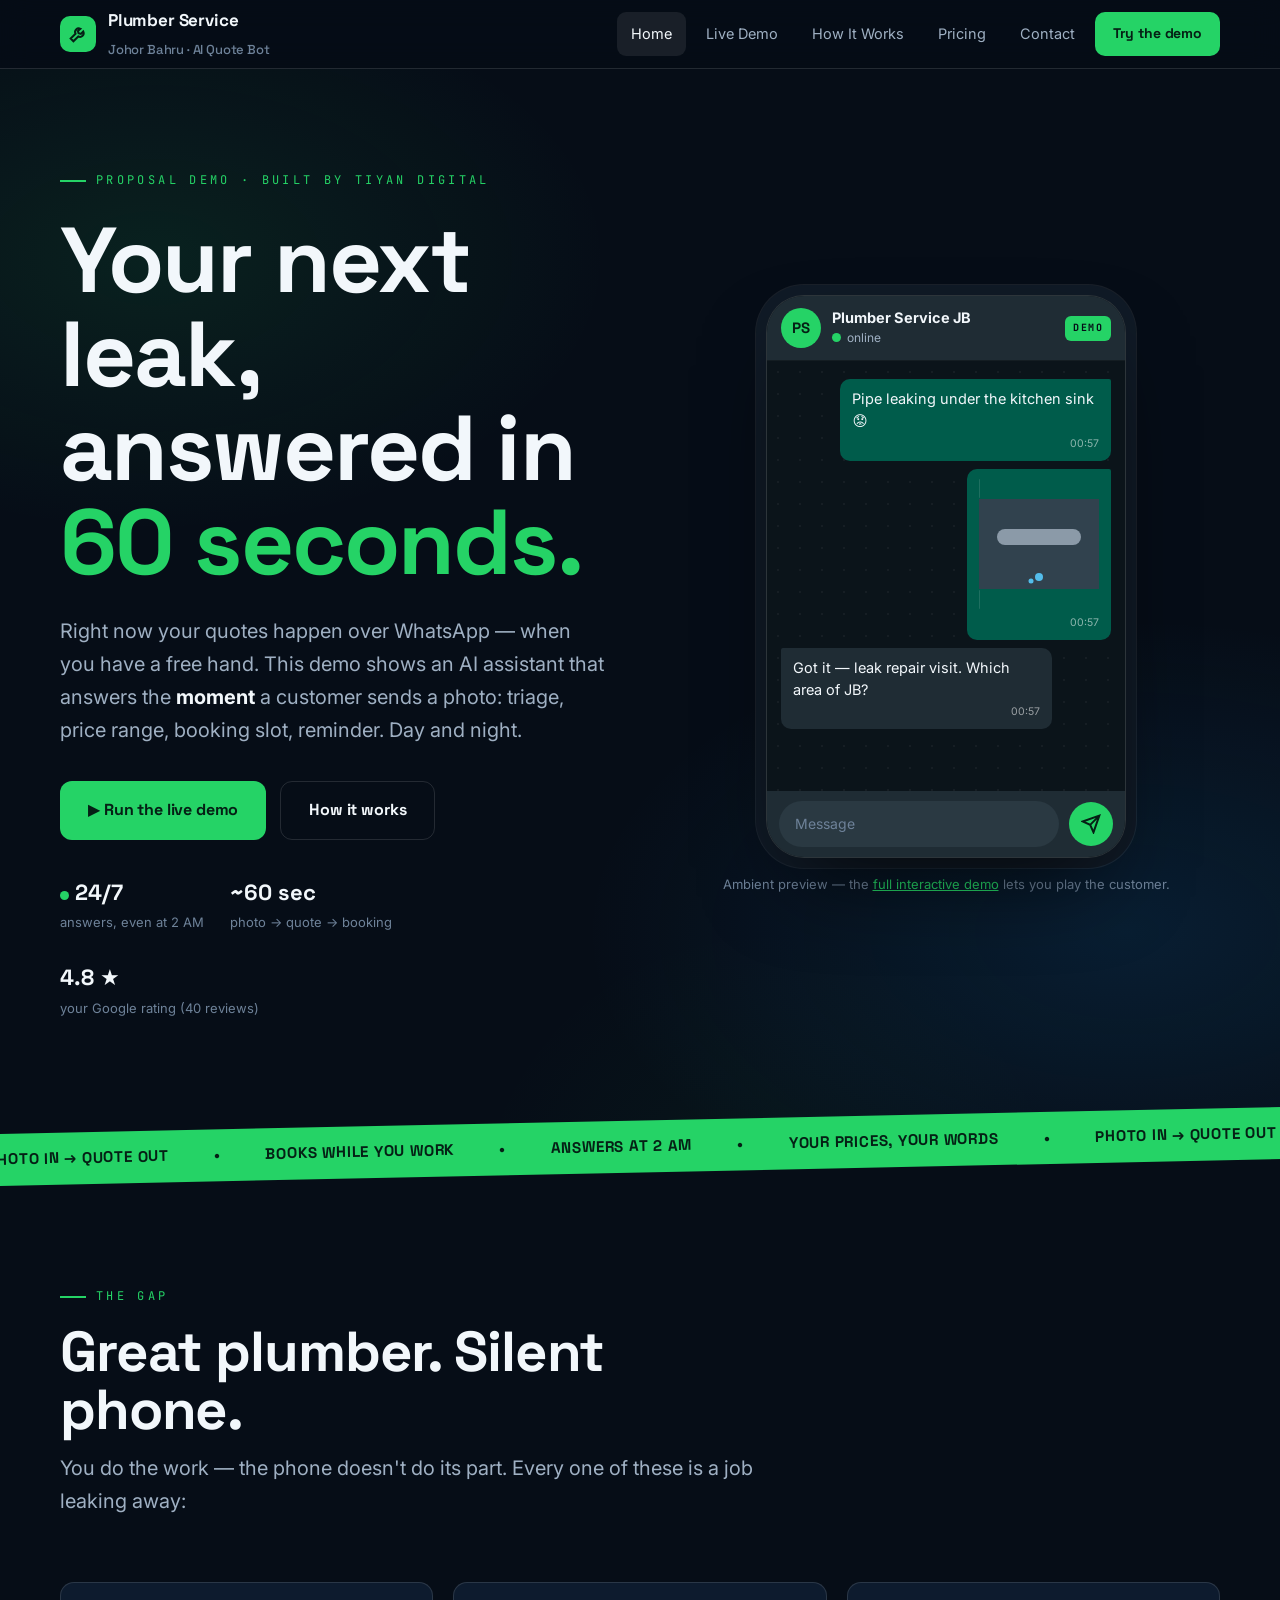
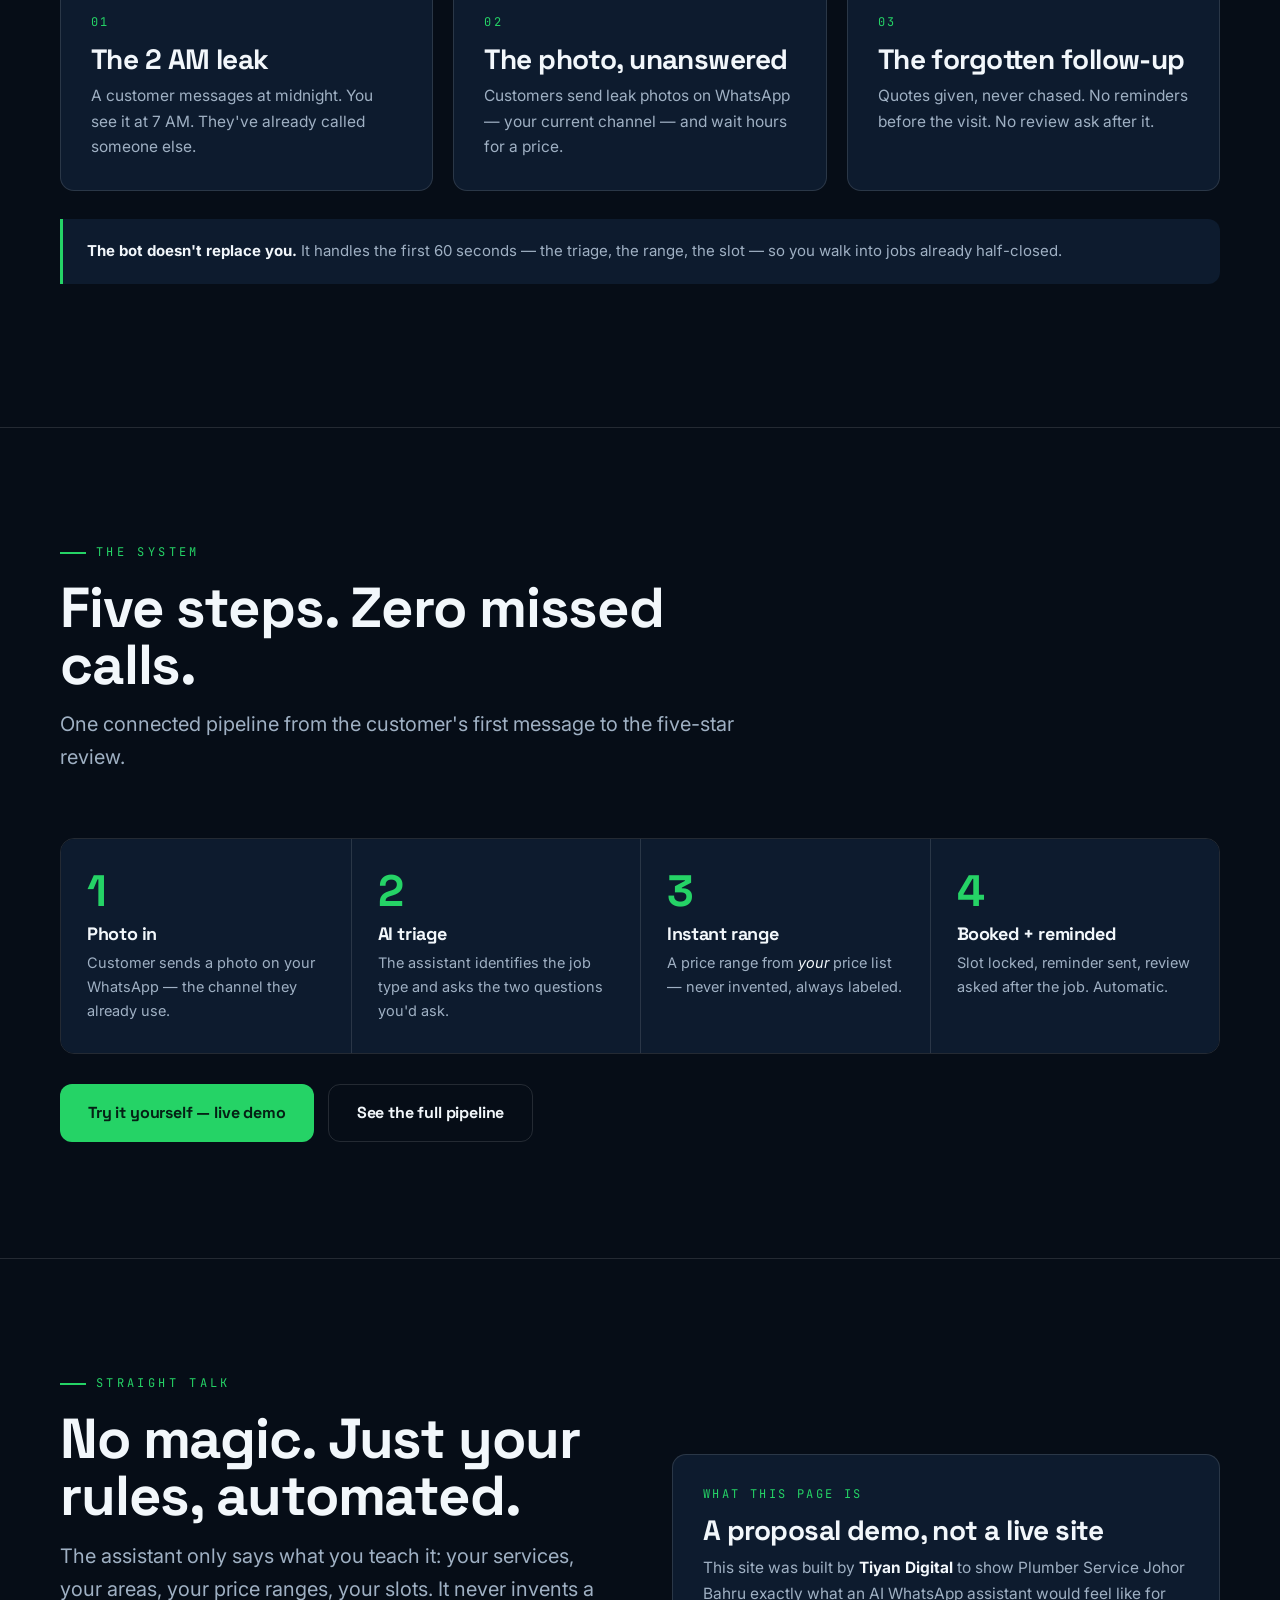
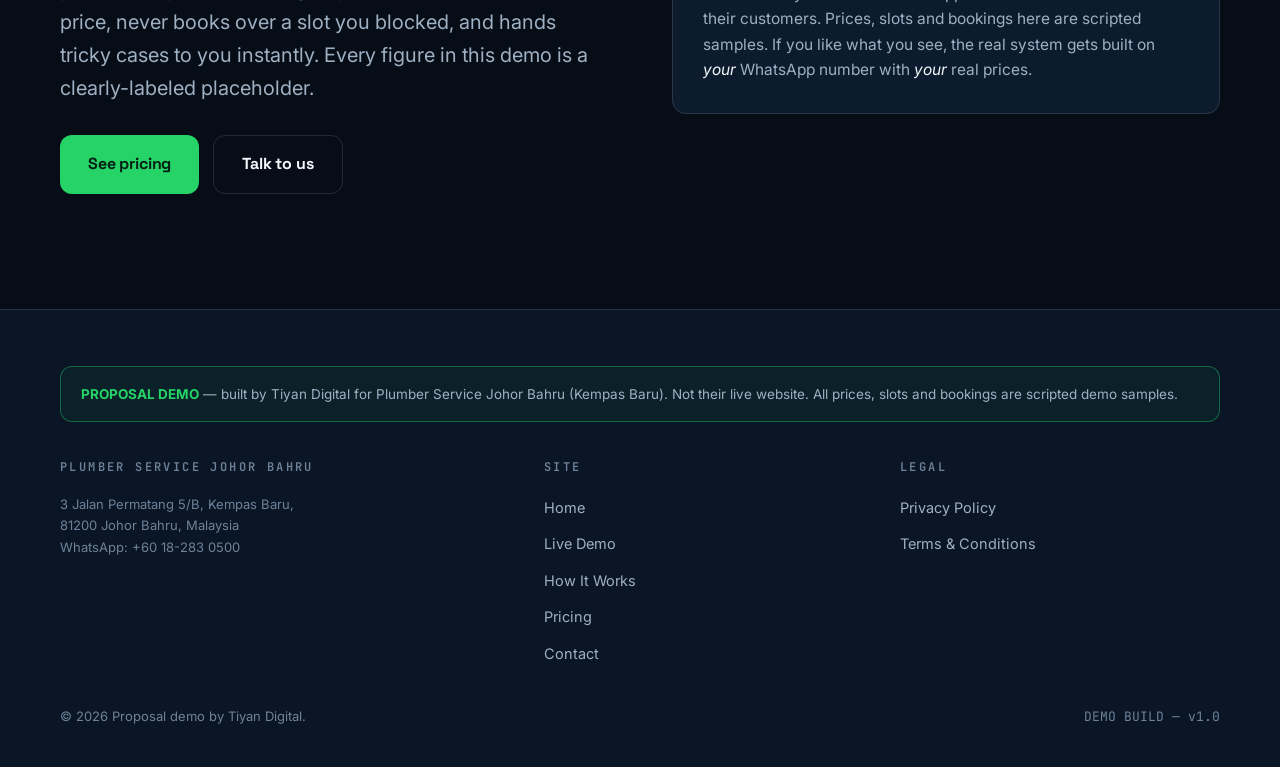
<file: index.html>
<!DOCTYPE html>
<html lang="en">
<head>
<meta charset="UTF-8">
<meta name="viewport" content="width=device-width, initial-scale=1.0">
<title>AI WhatsApp Quote Bot for Plumber Service Johor Bahru — Proposal Demo by Tiyan Digital</title>
<meta name="description" content="Interactive proposal demo: an AI WhatsApp assistant that quotes, books and reminds customers for Plumber Service Johor Bahru, Kempas Baru. Built by Tiyan Digital.">
<meta property="og:title" content="Your next leak, answered in 60 seconds — proposal demo">
<meta property="og:description" content="Try the AI WhatsApp quote bot built for Plumber Service Johor Bahru. Interactive demo by Tiyan Digital.">
<meta property="og:type" content="website">
<link rel="preconnect" href="https://fonts.googleapis.com">
<link rel="preconnect" href="https://fonts.gstatic.com" crossorigin>
<link href="https://fonts.googleapis.com/css2?family=Space+Grotesk:wght@500;600;700&family=Inter:wght@400;500;600&family=JetBrains+Mono:wght@500;700&display=swap" rel="stylesheet">
<link rel="stylesheet" href="assets/css/main.css">
<noscript><style>.rv{opacity:1!important;transform:none!important}.hero h1 .kicker-line>span{animation:none!important;transform:none!important}.marquee .track{animation:none!important}</style></noscript>
<link rel="icon" href="data:image/svg+xml,<svg xmlns='http://www.w3.org/2000/svg' viewBox='0 0 36 36'><rect width='36' height='36' rx='9' fill='%2325D366'/><text x='18' y='25' font-size='18' text-anchor='middle' font-family='sans-serif' font-weight='bold' fill='%23052015'>PS</text></svg>">
</head>
<body>
<a class="skip" href="#main">Skip to content</a>

<header class="site-head">
  <div class="wrap bar">
    <a class="brand" href="index.html" aria-label="Home">
      <span class="brand-mark" aria-hidden="true">
        <svg viewBox="0 0 24 24" fill="none" stroke="#052015" stroke-width="2.2" stroke-linecap="round"><path d="M14.7 6.3a4 4 0 0 0-5.4 5.4L4 17l3 3 5.3-5.3a4 4 0 0 0 5.4-5.4l-2.6 2.6-2.5-.7-.7-2.5 2.8-2.4z"/></svg>
      </span>
      <span>Plumber Service<br><span class="small" style="font-weight:500">Johor Bahru · AI Quote Bot</span></span>
    </a>
    <button class="burger" aria-expanded="false" aria-controls="site-nav" aria-label="Menu"><span></span><span></span><span></span></button>
    <nav class="nav" id="site-nav" aria-label="Primary">
      <a class="nav-link" href="index.html" aria-current="page">Home</a>
      <a class="nav-link" href="demo.html">Live Demo</a>
      <a class="nav-link" href="how-it-works.html">How It Works</a>
      <a class="nav-link" href="pricing.html">Pricing</a>
      <a class="nav-link" href="contact.html">Contact</a>
      <a class="btn btn-sm" href="demo.html">Try the demo</a>
    </nav>
  </div>
</header>

<main id="main">
  <!-- HERO -->
  <section class="hero">
    <div class="wrap grid-2">
      <div>
        <p class="eyebrow rv">Proposal demo · built by Tiyan Digital</p>
        <h1 style="margin:22px 0 0">
          <span class="kicker-line"><span>Your next leak,</span></span>
          <span class="kicker-line"><span>answered in</span></span>
          <span class="kicker-line"><span><em>60 seconds.</em></span></span>
        </h1>
        <p class="lede rv">Right now your quotes happen over WhatsApp — when you have a free hand. This demo shows an AI assistant that answers the <b style="color:var(--ink)">moment</b> a customer sends a photo: triage, price range, booking slot, reminder. Day and night.</p>
        <div class="hero-ctas rv">
          <a class="btn" href="demo.html">▶ Run the live demo</a>
          <a class="btn btn-ghost" href="how-it-works.html">How it works</a>
        </div>
        <div class="hero-meta rv">
          <div class="m"><b><span class="pulse-dot" aria-hidden="true"></span> 24/7</b><span>answers, even at 2 AM</span></div>
          <div class="m"><b>~60 sec</b><span>photo → quote → booking</span></div>
          <div class="m"><b>4.8 ★</b><span>your Google rating (40 reviews)</span></div>
        </div>
      </div>
      <div class="rv">
        <div class="phone" role="img" aria-label="Animated preview of the WhatsApp quote bot demo">
          <div class="wa-head">
            <span class="wa-avatar" aria-hidden="true">PS</span>
            <div class="who"><b>Plumber Service JB</b><span><span class="pulse-dot" aria-hidden="true"></span> online</span></div>
            <span class="wa-demo-badge">DEMO</span>
          </div>
          <div class="wa-body" id="hero-chat-feed" aria-hidden="true"></div>
          <div class="wa-inputbar" aria-hidden="true"><span class="fake">Message</span><span class="wa-send"><svg width="20" height="20" viewBox="0 0 24 24" fill="none" stroke="#052015" stroke-width="2.4"><path d="M22 2L11 13M22 2l-7 20-4-9-9-4 20-7z"/></svg></span></div>
        </div>
        <p class="small" style="text-align:center;margin-top:16px">Ambient preview — the <a href="demo.html" style="color:var(--green)">full interactive demo</a> lets you play the customer.</p>
      </div>
    </div>
  </section>

  <div class="marquee" aria-hidden="true"><div class="track">
    <span>PHOTO IN → QUOTE OUT</span><span>•</span><span>BOOKS WHILE YOU WORK</span><span>•</span><span>ANSWERS AT 2 AM</span><span>•</span><span>YOUR PRICES, YOUR WORDS</span><span>•</span>
    <span>PHOTO IN → QUOTE OUT</span><span>•</span><span>BOOKS WHILE YOU WORK</span><span>•</span><span>ANSWERS AT 2 AM</span><span>•</span><span>YOUR PRICES, YOUR WORDS</span><span>•</span>
  </div></div>

  <!-- THE GAP -->
  <section>
    <div class="wrap">
      <div class="sec-head rv">
        <p class="eyebrow">The gap</p>
        <h2>Great plumber. Silent phone.</h2>
        <p class="lede">You do the work — the phone doesn't do its part. Every one of these is a job leaking away:</p>
      </div>
      <div class="cards-3">
        <div class="card rv"><p class="num">01</p><h3>The 2 AM leak</h3><p>A customer messages at midnight. You see it at 7 AM. They've already called someone else.</p></div>
        <div class="card rv"><p class="num">02</p><h3>The photo, unanswered</h3><p>Customers send leak photos on WhatsApp — your current channel — and wait hours for a price.</p></div>
        <div class="card rv"><p class="num">03</p><h3>The forgotten follow-up</h3><p>Quotes given, never chased. No reminders before the visit. No review ask after it.</p></div>
      </div>
      <div class="quote-line rv">
        <p><b>The bot doesn't replace you.</b> It handles the first 60 seconds — the triage, the range, the slot — so you walk into jobs already half-closed.</p>
      </div>
    </div>
  </section>

  <hr class="divider">

  <!-- HOW IT FLOWS -->
  <section>
    <div class="wrap">
      <div class="sec-head rv">
        <p class="eyebrow">The system</p>
        <h2>Five steps. Zero missed calls.</h2>
        <p class="lede">One connected pipeline from the customer's first message to the five-star review.</p>
      </div>
      <div class="steps rv">
        <div class="step"><p class="n">1</p><h3>Photo in</h3><p>Customer sends a photo on your WhatsApp — the channel they already use.</p></div>
        <div class="step"><p class="n">2</p><h3>AI triage</h3><p>The assistant identifies the job type and asks the two questions you'd ask.</p></div>
        <div class="step"><p class="n">3</p><h3>Instant range</h3><p>A price range from <em style="color:var(--ink)">your</em> price list — never invented, always labeled.</p></div>
        <div class="step"><p class="n">4</p><h3>Booked + reminded</h3><p>Slot locked, reminder sent, review asked after the job. Automatic.</p></div>
      </div>
      <div class="cta-row rv">
        <a class="btn" href="demo.html">Try it yourself — live demo</a>
        <a class="btn btn-ghost" href="how-it-works.html">See the full pipeline</a>
      </div>
    </div>
  </section>

  <hr class="divider">

  <!-- HONESTY -->
  <section>
    <div class="wrap grid-2">
      <div class="rv">
        <p class="eyebrow">Straight talk</p>
        <h2 style="margin:16px 0">No magic. Just your rules, automated.</h2>
        <p class="lede">The assistant only says what you teach it: your services, your areas, your price ranges, your slots. It never invents a price, never books over a slot you blocked, and hands tricky cases to you instantly. Every figure in this demo is a clearly-labeled placeholder.</p>
        <div class="cta-row">
          <a class="btn" href="pricing.html">See pricing</a>
          <a class="btn btn-ghost" href="contact.html">Talk to us</a>
        </div>
      </div>
      <div class="rv">
        <div class="card">
          <p class="num">WHAT THIS PAGE IS</p>
          <h3>A proposal demo, not a live site</h3>
          <p>This site was built by <b style="color:var(--ink)">Tiyan Digital</b> to show Plumber Service Johor Bahru exactly what an AI WhatsApp assistant would feel like for their customers. Prices, slots and bookings here are scripted samples. If you like what you see, the real system gets built on <em style="color:var(--ink)">your</em> WhatsApp number with <em style="color:var(--ink)">your</em> real prices.</p>
        </div>
      </div>
    </div>
  </section>
</main>

<footer>
  <div class="wrap">
    <div class="demo-banner"><b>PROPOSAL DEMO</b> — built by Tiyan Digital for Plumber Service Johor Bahru (Kempas Baru). Not their live website. All prices, slots and bookings are scripted demo samples.</div>
    <div class="foot-grid">
      <div>
        <h4>PLUMBER SERVICE JOHOR BAHRU</h4>
        <p class="small">3 Jalan Permatang 5/B, Kempas Baru,<br>81200 Johor Bahru, Malaysia<br>WhatsApp: +60 18-283 0500</p>
      </div>
      <div>
        <h4>SITE</h4>
        <ul>
          <li><a href="index.html">Home</a></li>
          <li><a href="demo.html">Live Demo</a></li>
          <li><a href="how-it-works.html">How It Works</a></li>
          <li><a href="pricing.html">Pricing</a></li>
          <li><a href="contact.html">Contact</a></li>
        </ul>
      </div>
      <div>
        <h4>LEGAL</h4>
        <ul>
          <li><a href="privacy.html">Privacy Policy</a></li>
          <li><a href="terms.html">Terms &amp; Conditions</a></li>
        </ul>
      </div>
    </div>
    <div class="copyright">
      <span>© <span data-year>2026</span> Proposal demo by Tiyan Digital.</span>
      <span class="mono">DEMO BUILD — v1.0</span>
    </div>
  </div>
</footer>

<script src="assets/js/main.js"></script>
<script src="assets/js/hero-chat.js"></script>
</body>
</html>
</file>
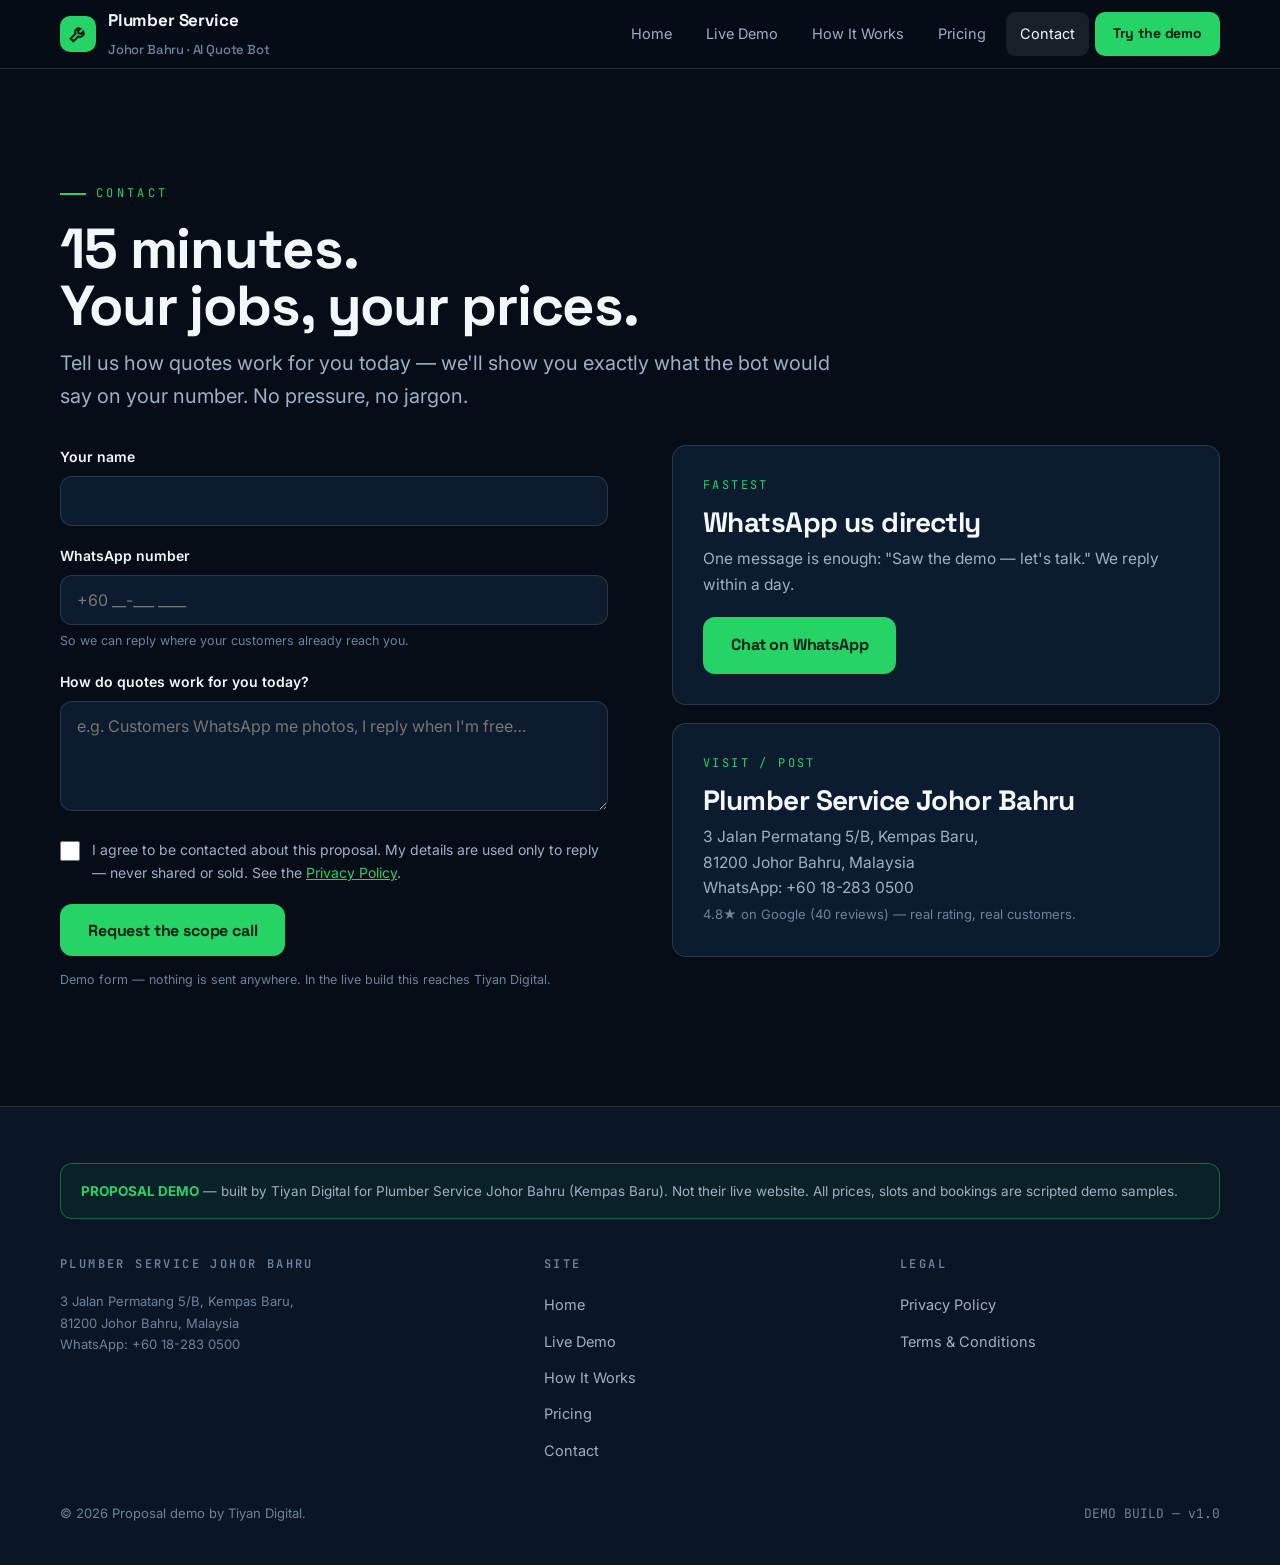
<file: contact.html>
<!DOCTYPE html>
<html lang="en">
<head>
<meta charset="UTF-8">
<meta name="viewport" content="width=device-width, initial-scale=1.0">
<title>Contact — AI WhatsApp Quote Bot | Plumber Service Johor Bahru (Proposal)</title>
<meta name="description" content="Book a 15-minute scope call about the AI WhatsApp quote assistant proposed for Plumber Service Johor Bahru. Proposal demo by Tiyan Digital.">
<link rel="preconnect" href="https://fonts.googleapis.com">
<link rel="preconnect" href="https://fonts.gstatic.com" crossorigin>
<link href="https://fonts.googleapis.com/css2?family=Space+Grotesk:wght@500;600;700&family=Inter:wght@400;500;600&family=JetBrains+Mono:wght@500;700&display=swap" rel="stylesheet">
<link rel="stylesheet" href="assets/css/main.css">
<noscript><style>.rv{opacity:1!important;transform:none!important}.hero h1 .kicker-line>span{animation:none!important;transform:none!important}.marquee .track{animation:none!important}</style></noscript>
<link rel="icon" href="data:image/svg+xml,<svg xmlns='http://www.w3.org/2000/svg' viewBox='0 0 36 36'><rect width='36' height='36' rx='9' fill='%2325D366'/><text x='18' y='25' font-size='18' text-anchor='middle' font-family='sans-serif' font-weight='bold' fill='%23052015'>PS</text></svg>">
</head>
<body>
<a class="skip" href="#main">Skip to content</a>

<header class="site-head">
  <div class="wrap bar">
    <a class="brand" href="index.html" aria-label="Home">
      <span class="brand-mark" aria-hidden="true"><svg viewBox="0 0 24 24" fill="none" stroke="#052015" stroke-width="2.2" stroke-linecap="round"><path d="M14.7 6.3a4 4 0 0 0-5.4 5.4L4 17l3 3 5.3-5.3a4 4 0 0 0 5.4-5.4l-2.6 2.6-2.5-.7-.7-2.5 2.8-2.4z"/></svg></span>
      <span>Plumber Service<br><span class="small" style="font-weight:500">Johor Bahru · AI Quote Bot</span></span>
    </a>
    <button class="burger" aria-expanded="false" aria-controls="site-nav" aria-label="Menu"><span></span><span></span><span></span></button>
    <nav class="nav" id="site-nav" aria-label="Primary">
      <a class="nav-link" href="index.html">Home</a>
      <a class="nav-link" href="demo.html">Live Demo</a>
      <a class="nav-link" href="how-it-works.html">How It Works</a>
      <a class="nav-link" href="pricing.html">Pricing</a>
      <a class="nav-link" href="contact.html" aria-current="page">Contact</a>
      <a class="btn btn-sm" href="demo.html">Try the demo</a>
    </nav>
  </div>
</header>

<main id="main">
  <section style="padding-bottom:32px">
    <div class="wrap">
      <p class="eyebrow rv">Contact</p>
      <h2 class="rv" style="margin:16px 0 12px">15 minutes.<br>Your jobs, your prices.</h2>
      <p class="lede rv">Tell us how quotes work for you today — we'll show you exactly what the bot would say on your number. No pressure, no jargon.</p>
    </div>
  </section>

  <section style="padding-top:0">
    <div class="wrap grid-2" style="align-items:start">
      <div class="rv">
        <form id="contact-form" action="#" method="post" novalidate>
          <div class="field">
            <label for="cf-name">Your name</label>
            <input type="text" id="cf-name" name="name" autocomplete="name" required maxlength="80">
          </div>
          <div class="field">
            <label for="cf-phone">WhatsApp number</label>
            <input type="tel" id="cf-phone" name="phone" autocomplete="tel" placeholder="+60 __-___ ____" required>
            <p class="hint">So we can reply where your customers already reach you.</p>
          </div>
          <div class="field">
            <label for="cf-msg">How do quotes work for you today?</label>
            <textarea id="cf-msg" name="message" rows="4" maxlength="800" placeholder="e.g. Customers WhatsApp me photos, I reply when I'm free…"></textarea>
          </div>
          <label class="consent">
            <input type="checkbox" id="cf-consent" required>
            <span>I agree to be contacted about this proposal. My details are used only to reply — never shared or sold. See the <a href="privacy.html" style="color:var(--green)">Privacy Policy</a>.</span>
          </label>
          <button class="btn" type="submit">Request the scope call</button>
          <p class="small" id="cf-note" style="margin-top:14px" role="status"></p>
          <p class="hint" style="font-size:12.5px;color:var(--muted-2);margin-top:8px">Demo form — nothing is sent anywhere. In the live build this reaches Tiyan Digital.</p>
        </form>
      </div>
      <div class="rv">
        <div class="card" style="margin-bottom:18px">
          <p class="num">FASTEST</p>
          <h3>WhatsApp us directly</h3>
          <p>One message is enough: "Saw the demo — let's talk." We reply within a day.</p>
          <div class="cta-row" style="margin-top:20px">
            <a class="btn" href="https://wa.me/60182830500?text=Hi%2C%20I%20saw%20the%20AI%20quote-bot%20demo%20%E2%80%94%20let%27s%20talk." target="_blank" rel="noopener">Chat on WhatsApp</a>
          </div>
        </div>
        <div class="card">
          <p class="num">VISIT / POST</p>
          <h3>Plumber Service Johor Bahru</h3>
          <p>3 Jalan Permatang 5/B, Kempas Baru,<br>81200 Johor Bahru, Malaysia<br>WhatsApp: +60 18-283 0500<br><span class="small">4.8★ on Google (40 reviews) — real rating, real customers.</span></p>
        </div>
      </div>
    </div>
  </section>
</main>

<footer>
  <div class="wrap">
    <div class="demo-banner"><b>PROPOSAL DEMO</b> — built by Tiyan Digital for Plumber Service Johor Bahru (Kempas Baru). Not their live website. All prices, slots and bookings are scripted demo samples.</div>
    <div class="foot-grid">
      <div><h4>PLUMBER SERVICE JOHOR BAHRU</h4><p class="small">3 Jalan Permatang 5/B, Kempas Baru,<br>81200 Johor Bahru, Malaysia<br>WhatsApp: +60 18-283 0500</p></div>
      <div><h4>SITE</h4><ul><li><a href="index.html">Home</a></li><li><a href="demo.html">Live Demo</a></li><li><a href="how-it-works.html">How It Works</a></li><li><a href="pricing.html">Pricing</a></li><li><a href="contact.html">Contact</a></li></ul></div>
      <div><h4>LEGAL</h4><ul><li><a href="privacy.html">Privacy Policy</a></li><li><a href="terms.html">Terms &amp; Conditions</a></li></ul></div>
    </div>
    <div class="copyright"><span>© <span data-year>2026</span> Proposal demo by Tiyan Digital.</span><span class="mono">DEMO BUILD — v1.0</span></div>
  </div>
</footer>

<script src="assets/js/main.js"></script>
<script>
(function () {
  var form = document.getElementById("contact-form");
  var note = document.getElementById("cf-note");
  form.addEventListener("submit", function (e) {
    e.preventDefault();
    var name = document.getElementById("cf-name");
    var phone = document.getElementById("cf-phone");
    var consent = document.getElementById("cf-consent");
    if (!name.value.trim()) { note.textContent = "Please add your name."; name.focus(); return; }
    if (!phone.value.trim()) { note.textContent = "Please add your WhatsApp number."; phone.focus(); return; }
    if (!consent.checked) { note.textContent = "Please tick the consent box so we may contact you."; consent.focus(); return; }
    note.textContent = "Thanks " + name.value.trim() + " — demo received. In the live build, Tiyan Digital would reply on WhatsApp within a day.";
    form.reset();
  });
})();
</script>
</body>
</html>
</file>
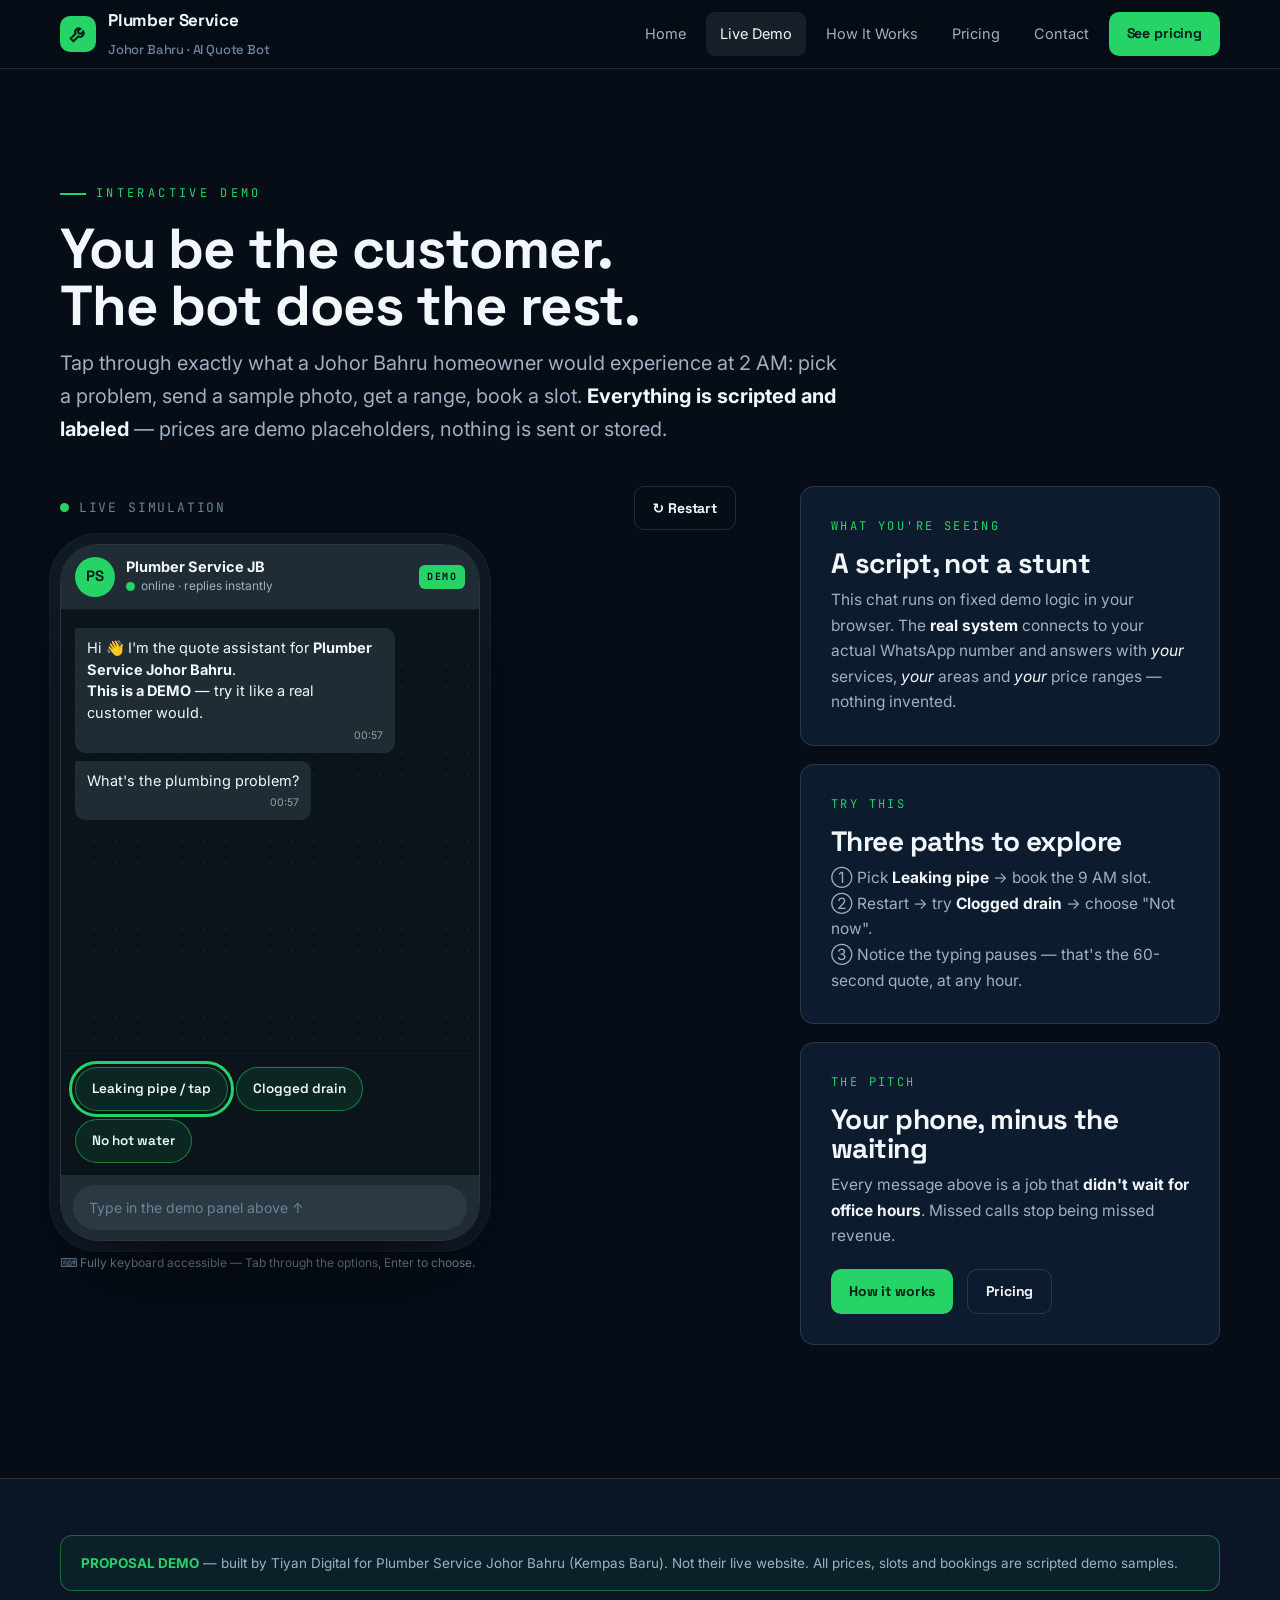
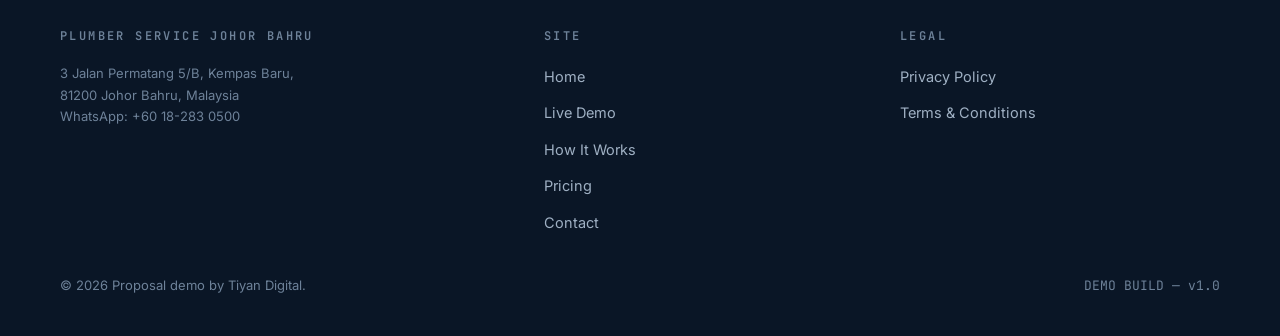
<file: demo.html>
<!DOCTYPE html>
<html lang="en">
<head>
<meta charset="UTF-8">
<meta name="viewport" content="width=device-width, initial-scale=1.0">
<title>Live Demo — AI WhatsApp Quote Bot | Plumber Service Johor Bahru (Proposal)</title>
<meta name="description" content="Play the customer: send a leak photo, get an instant price range and booking slot. Interactive scripted demo of the AI WhatsApp assistant proposed for Plumber Service Johor Bahru.">
<link rel="preconnect" href="https://fonts.googleapis.com">
<link rel="preconnect" href="https://fonts.gstatic.com" crossorigin>
<link href="https://fonts.googleapis.com/css2?family=Space+Grotesk:wght@500;600;700&family=Inter:wght@400;500;600&family=JetBrains+Mono:wght@500;700&display=swap" rel="stylesheet">
<link rel="stylesheet" href="assets/css/main.css">
<noscript><style>.rv{opacity:1!important;transform:none!important}.hero h1 .kicker-line>span{animation:none!important;transform:none!important}.marquee .track{animation:none!important}</style></noscript>
<link rel="icon" href="data:image/svg+xml,<svg xmlns='http://www.w3.org/2000/svg' viewBox='0 0 36 36'><rect width='36' height='36' rx='9' fill='%2325D366'/><text x='18' y='25' font-size='18' text-anchor='middle' font-family='sans-serif' font-weight='bold' fill='%23052015'>PS</text></svg>">
<style>
  .demo-layout{display:grid;grid-template-columns:1fr 420px;gap:clamp(32px,5vw,72px);align-items:start}
  @media(max-width:960px){.demo-layout{grid-template-columns:1fr;max-width:520px;margin-inline:auto}}
  .demo-side .card{margin-bottom:18px}
  #chat-controls{min-height:64px}
  .restart-row{display:flex;justify-content:space-between;align-items:center;margin-bottom:14px}
  .kbd-hint{font-size:12px;color:var(--muted-2)}
</style>
</head>
<body>
<a class="skip" href="#main">Skip to content</a>

<header class="site-head">
  <div class="wrap bar">
    <a class="brand" href="index.html" aria-label="Home">
      <span class="brand-mark" aria-hidden="true"><svg viewBox="0 0 24 24" fill="none" stroke="#052015" stroke-width="2.2" stroke-linecap="round"><path d="M14.7 6.3a4 4 0 0 0-5.4 5.4L4 17l3 3 5.3-5.3a4 4 0 0 0 5.4-5.4l-2.6 2.6-2.5-.7-.7-2.5 2.8-2.4z"/></svg></span>
      <span>Plumber Service<br><span class="small" style="font-weight:500">Johor Bahru · AI Quote Bot</span></span>
    </a>
    <button class="burger" aria-expanded="false" aria-controls="site-nav" aria-label="Menu"><span></span><span></span><span></span></button>
    <nav class="nav" id="site-nav" aria-label="Primary">
      <a class="nav-link" href="index.html">Home</a>
      <a class="nav-link" href="demo.html" aria-current="page">Live Demo</a>
      <a class="nav-link" href="how-it-works.html">How It Works</a>
      <a class="nav-link" href="pricing.html">Pricing</a>
      <a class="nav-link" href="contact.html">Contact</a>
      <a class="btn btn-sm" href="pricing.html">See pricing</a>
    </nav>
  </div>
</header>

<main id="main">
  <section style="padding-bottom:40px">
    <div class="wrap">
      <p class="eyebrow rv">Interactive demo</p>
      <h2 class="rv" style="margin:16px 0 12px">You be the customer.<br>The bot does the rest.</h2>
      <p class="lede rv">Tap through exactly what a Johor Bahru homeowner would experience at 2 AM: pick a problem, send a sample photo, get a range, book a slot. <b style="color:var(--ink)">Everything is scripted and labeled</b> — prices are demo placeholders, nothing is sent or stored.</p>
    </div>
  </section>

  <section style="padding-top:0">
    <div class="wrap demo-layout">
      <div>
        <div class="restart-row">
          <span class="mono small" style="letter-spacing:.14em"><span class="pulse-dot" aria-hidden="true"></span> LIVE SIMULATION</span>
          <button class="btn btn-ghost btn-sm" id="chat-restart" type="button">↻ Restart</button>
        </div>
        <div class="phone" style="margin-inline:0;width:min(420px,100%)">
          <div class="wa-head">
            <span class="wa-avatar" aria-hidden="true">PS</span>
            <div class="who"><b>Plumber Service JB</b><span><span class="pulse-dot" aria-hidden="true"></span> online · replies instantly</span></div>
            <span class="wa-demo-badge">DEMO</span>
          </div>
          <div class="wa-body" id="chat-feed" role="list" aria-live="polite" aria-label="Demo chat conversation" style="min-height:440px;max-height:520px"></div>
          <div style="padding:12px 14px;background:var(--chat-bg);border-top:1px solid rgba(0,0,0,.35)" id="chat-controls" aria-label="Demo controls"></div>
          <div class="wa-inputbar" aria-hidden="true"><span class="fake">Type in the demo panel above ↑</span></div>
        </div>
        <p class="kbd-hint" style="margin-top:12px">⌨️ Fully keyboard accessible — Tab through the options, Enter to choose.</p>
      </div>

      <aside class="demo-side">
        <div class="card rv">
          <p class="num">WHAT YOU'RE SEEING</p>
          <h3>A script, not a stunt</h3>
          <p>This chat runs on fixed demo logic in your browser. The <b style="color:var(--ink)">real system</b> connects to your actual WhatsApp number and answers with <em style="color:var(--ink)">your</em> services, <em style="color:var(--ink)">your</em> areas and <em style="color:var(--ink)">your</em> price ranges — nothing invented.</p>
        </div>
        <div class="card rv">
          <p class="num">TRY THIS</p>
          <h3>Three paths to explore</h3>
          <p>① Pick <b style="color:var(--ink)">Leaking pipe</b> → book the 9 AM slot.<br>② Restart → try <b style="color:var(--ink)">Clogged drain</b> → choose "Not now".<br>③ Notice the typing pauses — that's the 60-second quote, at any hour.</p>
        </div>
        <div class="card rv">
          <p class="num">THE PITCH</p>
          <h3>Your phone, minus the waiting</h3>
          <p>Every message above is a job that <b style="color:var(--ink)">didn't wait for office hours</b>. Missed calls stop being missed revenue.</p>
          <div class="cta-row" style="margin-top:20px">
            <a class="btn btn-sm" href="how-it-works.html">How it works</a>
            <a class="btn btn-ghost btn-sm" href="pricing.html">Pricing</a>
          </div>
        </div>
      </aside>
    </div>
  </section>
</main>

<footer>
  <div class="wrap">
    <div class="demo-banner"><b>PROPOSAL DEMO</b> — built by Tiyan Digital for Plumber Service Johor Bahru (Kempas Baru). Not their live website. All prices, slots and bookings are scripted demo samples.</div>
    <div class="foot-grid">
      <div><h4>PLUMBER SERVICE JOHOR BAHRU</h4><p class="small">3 Jalan Permatang 5/B, Kempas Baru,<br>81200 Johor Bahru, Malaysia<br>WhatsApp: +60 18-283 0500</p></div>
      <div><h4>SITE</h4><ul><li><a href="index.html">Home</a></li><li><a href="demo.html">Live Demo</a></li><li><a href="how-it-works.html">How It Works</a></li><li><a href="pricing.html">Pricing</a></li><li><a href="contact.html">Contact</a></li></ul></div>
      <div><h4>LEGAL</h4><ul><li><a href="privacy.html">Privacy Policy</a></li><li><a href="terms.html">Terms &amp; Conditions</a></li></ul></div>
    </div>
    <div class="copyright"><span>© <span data-year>2026</span> Proposal demo by Tiyan Digital.</span><span class="mono">DEMO BUILD — v1.0</span></div>
  </div>
</footer>

<script src="assets/js/main.js"></script>
<script src="assets/js/chat.js"></script>
</body>
</html>
</file>
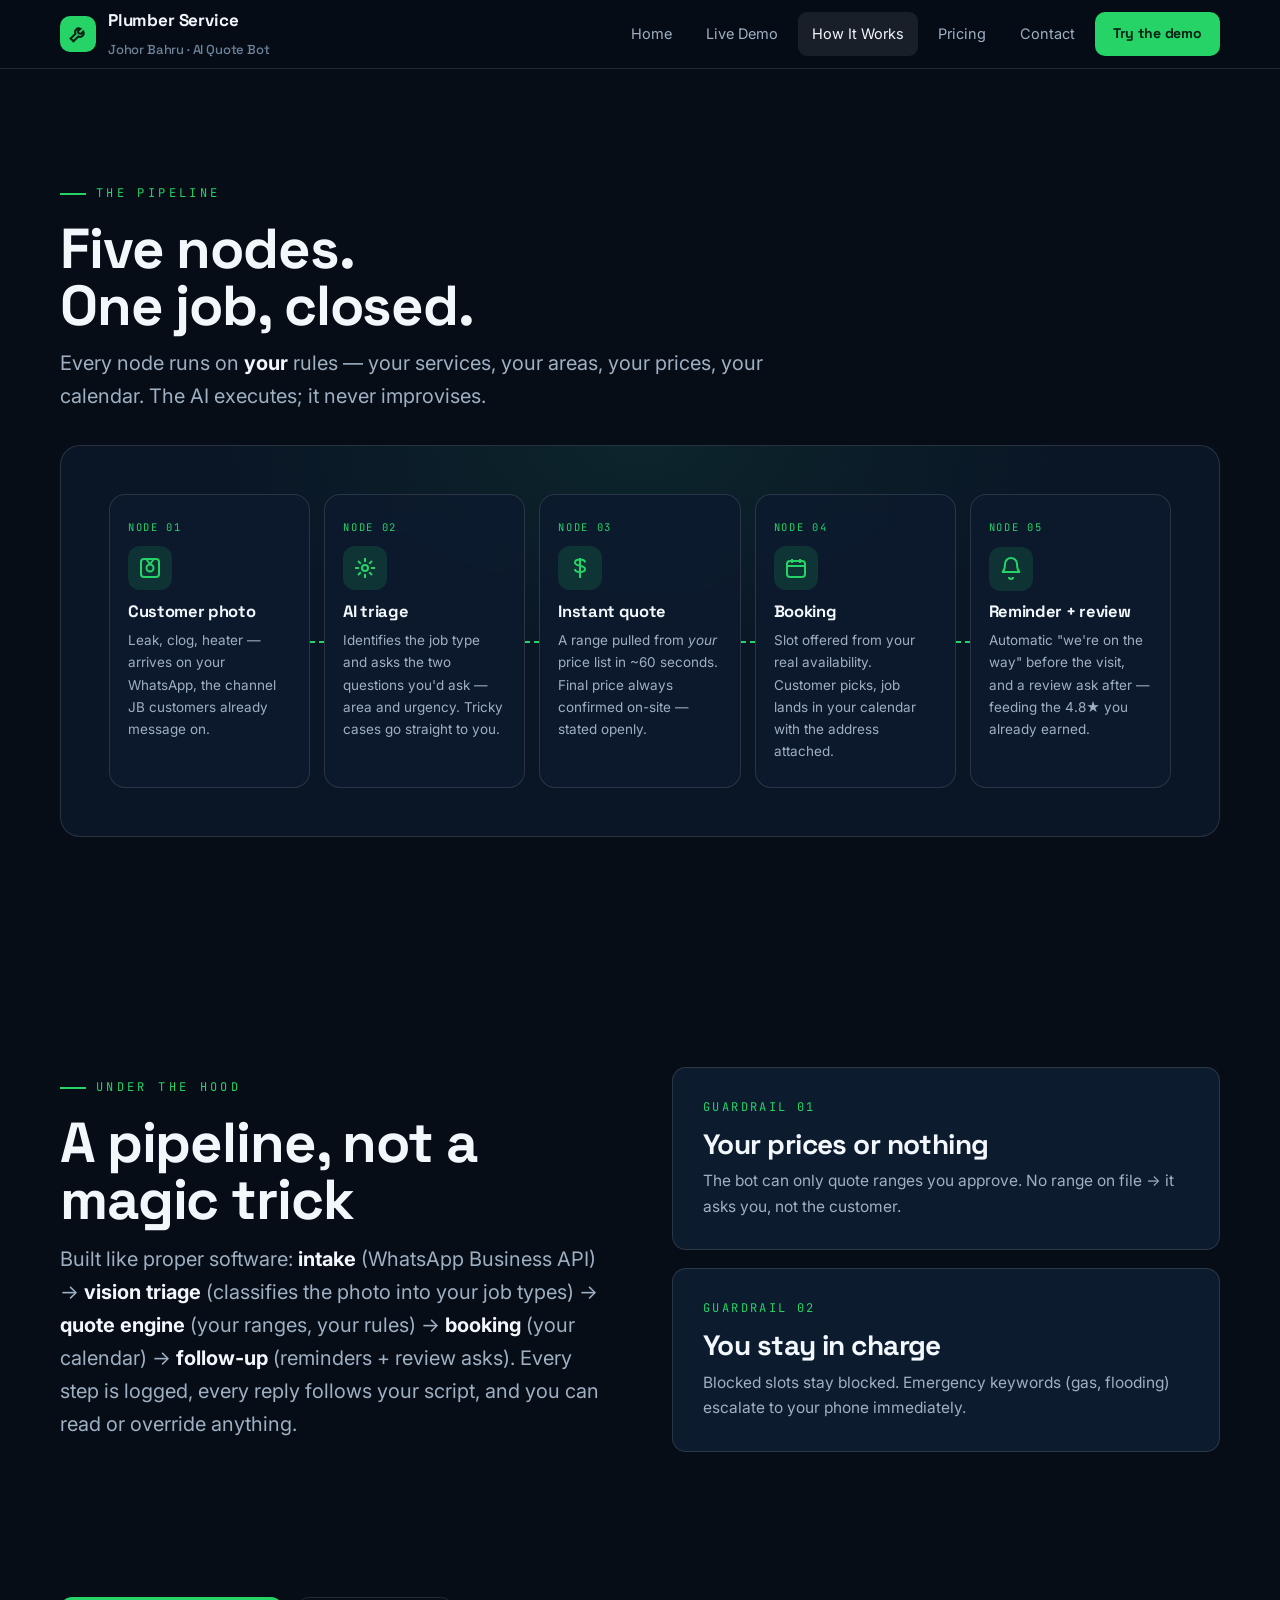
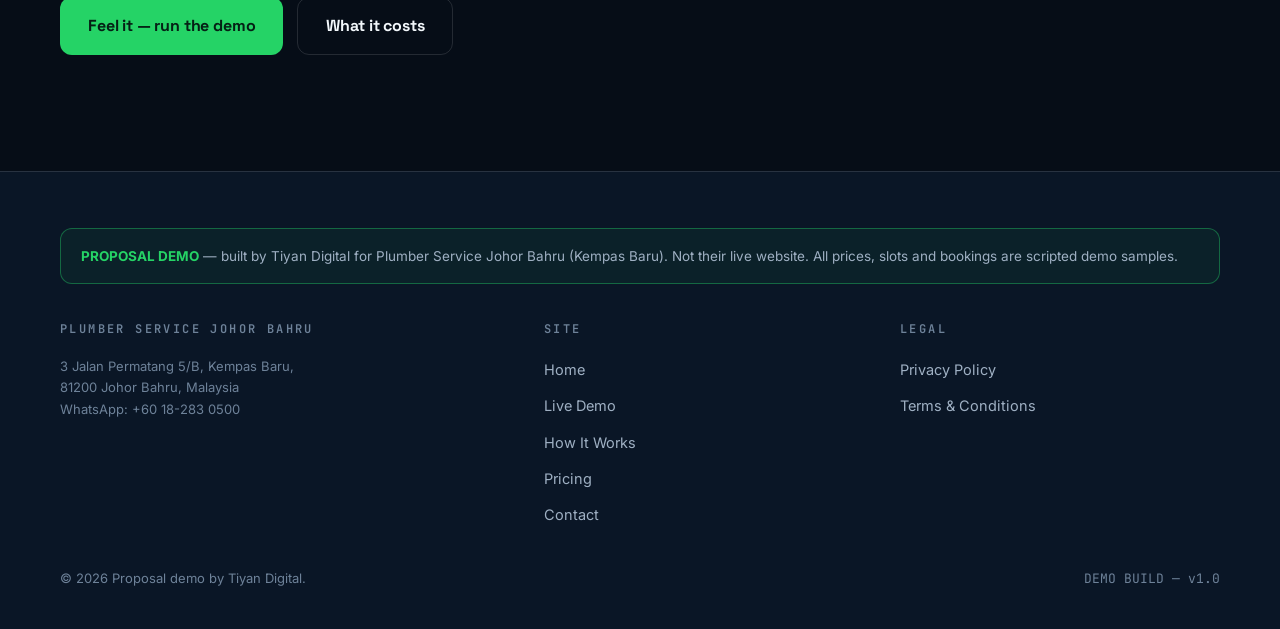
<file: how-it-works.html>
<!DOCTYPE html>
<html lang="en">
<head>
<meta charset="UTF-8">
<meta name="viewport" content="width=device-width, initial-scale=1.0">
<title>How It Works — AI WhatsApp Pipeline | Plumber Service Johor Bahru (Proposal)</title>
<meta name="description" content="The five-node pipeline behind the AI WhatsApp quote assistant: customer photo, AI triage, instant quote, booking, reminders. Proposal demo by Tiyan Digital.">
<link rel="preconnect" href="https://fonts.googleapis.com">
<link rel="preconnect" href="https://fonts.gstatic.com" crossorigin>
<link href="https://fonts.googleapis.com/css2?family=Space+Grotesk:wght@500;600;700&family=Inter:wght@400;500;600&family=JetBrains+Mono:wght@500;700&display=swap" rel="stylesheet">
<link rel="stylesheet" href="assets/css/main.css">
<noscript><style>.rv{opacity:1!important;transform:none!important}.hero h1 .kicker-line>span{animation:none!important;transform:none!important}.marquee .track{animation:none!important}</style></noscript>
<link rel="icon" href="data:image/svg+xml,<svg xmlns='http://www.w3.org/2000/svg' viewBox='0 0 36 36'><rect width='36' height='36' rx='9' fill='%2325D366'/><text x='18' y='25' font-size='18' text-anchor='middle' font-family='sans-serif' font-weight='bold' fill='%23052015'>PS</text></svg>">
</head>
<body>
<a class="skip" href="#main">Skip to content</a>

<header class="site-head">
  <div class="wrap bar">
    <a class="brand" href="index.html" aria-label="Home">
      <span class="brand-mark" aria-hidden="true"><svg viewBox="0 0 24 24" fill="none" stroke="#052015" stroke-width="2.2" stroke-linecap="round"><path d="M14.7 6.3a4 4 0 0 0-5.4 5.4L4 17l3 3 5.3-5.3a4 4 0 0 0 5.4-5.4l-2.6 2.6-2.5-.7-.7-2.5 2.8-2.4z"/></svg></span>
      <span>Plumber Service<br><span class="small" style="font-weight:500">Johor Bahru · AI Quote Bot</span></span>
    </a>
    <button class="burger" aria-expanded="false" aria-controls="site-nav" aria-label="Menu"><span></span><span></span><span></span></button>
    <nav class="nav" id="site-nav" aria-label="Primary">
      <a class="nav-link" href="index.html">Home</a>
      <a class="nav-link" href="demo.html">Live Demo</a>
      <a class="nav-link" href="how-it-works.html" aria-current="page">How It Works</a>
      <a class="nav-link" href="pricing.html">Pricing</a>
      <a class="nav-link" href="contact.html">Contact</a>
      <a class="btn btn-sm" href="demo.html">Try the demo</a>
    </nav>
  </div>
</header>

<main id="main">
  <section style="padding-bottom:32px">
    <div class="wrap">
      <p class="eyebrow rv">The pipeline</p>
      <h2 class="rv" style="margin:16px 0 12px">Five nodes.<br>One job, closed.</h2>
      <p class="lede rv">Every node runs on <b style="color:var(--ink)">your</b> rules — your services, your areas, your prices, your calendar. The AI executes; it never improvises.</p>
    </div>
  </section>

  <section style="padding-top:0">
    <div class="wrap">
      <div class="graph rv" role="list" aria-label="System pipeline">
        <div class="nodes">
          <div class="node" role="listitem">
            <span class="tag">NODE 01</span>
            <span class="ico" aria-hidden="true"><svg viewBox="0 0 24 24" fill="none" stroke-width="2"><rect x="3" y="3" width="18" height="18" rx="3"/><circle cx="12" cy="12" r="3.5"/><path d="M8.5 3.5L12 8l3.5-4.5"/></svg></span>
            <h3>Customer photo</h3><p>Leak, clog, heater — arrives on your WhatsApp, the channel JB customers already message on.</p>
          </div>
          <div class="node" role="listitem">
            <span class="tag">NODE 02</span>
            <span class="ico" aria-hidden="true"><svg viewBox="0 0 24 24" fill="none" stroke-width="2"><circle cx="12" cy="12" r="3"/><path d="M12 2v4M12 18v4M2 12h4M18 12h4M5 5l2.8 2.8M16.2 16.2L19 19M19 5l-2.8 2.8M7.8 16.2L5 19"/></svg></span>
            <h3>AI triage</h3><p>Identifies the job type and asks the two questions you'd ask — area and urgency. Tricky cases go straight to you.</p>
          </div>
          <div class="node" role="listitem">
            <span class="tag">NODE 03</span>
            <span class="ico" aria-hidden="true"><svg viewBox="0 0 24 24" fill="none" stroke-width="2"><path d="M12 2v20M17 6.5c0-2-2.2-3-5-3s-5 1-5 3 2 2.6 5 3.2 5 1.4 5 3.3-2.2 3-5 3-5-1-5-3"/></svg></span>
            <h3>Instant quote</h3><p>A range pulled from <em>your</em> price list in ~60 seconds. Final price always confirmed on-site — stated openly.</p>
          </div>
          <div class="node" role="listitem">
            <span class="tag">NODE 04</span>
            <span class="ico" aria-hidden="true"><svg viewBox="0 0 24 24" fill="none" stroke-width="2"><rect x="3" y="5" width="18" height="16" rx="3"/><path d="M3 10h18M8 3v4M16 3v4"/></svg></span>
            <h3>Booking</h3><p>Slot offered from your real availability. Customer picks, job lands in your calendar with the address attached.</p>
          </div>
          <div class="node" role="listitem">
            <span class="tag">NODE 05</span>
            <span class="ico" aria-hidden="true"><svg viewBox="0 0 24 24" fill="none" stroke-width="2"><path d="M18 8a6 6 0 1 0-12 0c0 7-3 8-3 8h18s-3-1-3-8M10 21a2 2 0 0 0 4 0"/></svg></span>
            <h3>Reminder + review</h3><p>Automatic "we're on the way" before the visit, and a review ask after — feeding the 4.8★ you already earned.</p>
          </div>
        </div>
      </div>
    </div>
  </section>

  <section>
    <div class="wrap grid-2">
      <div class="rv">
        <p class="eyebrow">Under the hood</p>
        <h2 style="margin:16px 0 14px">A pipeline, not a magic trick</h2>
        <p class="lede">Built like proper software: <b style="color:var(--ink)">intake</b> (WhatsApp Business API) → <b style="color:var(--ink)">vision triage</b> (classifies the photo into your job types) → <b style="color:var(--ink)">quote engine</b> (your ranges, your rules) → <b style="color:var(--ink)">booking</b> (your calendar) → <b style="color:var(--ink)">follow-up</b> (reminders + review asks). Every step is logged, every reply follows your script, and you can read or override anything.</p>
      </div>
      <div class="rv">
        <div class="card" style="margin-bottom:18px"><p class="num">GUARDRAIL 01</p><h3>Your prices or nothing</h3><p>The bot can only quote ranges you approve. No range on file → it asks you, not the customer.</p></div>
        <div class="card"><p class="num">GUARDRAIL 02</p><h3>You stay in charge</h3><p>Blocked slots stay blocked. Emergency keywords (gas, flooding) escalate to your phone immediately.</p></div>
      </div>
    </div>
  </section>

  <section style="padding-top:0">
    <div class="wrap">
      <div class="cta-row rv">
        <a class="btn" href="demo.html">Feel it — run the demo</a>
        <a class="btn btn-ghost" href="pricing.html">What it costs</a>
      </div>
    </div>
  </section>
</main>

<footer>
  <div class="wrap">
    <div class="demo-banner"><b>PROPOSAL DEMO</b> — built by Tiyan Digital for Plumber Service Johor Bahru (Kempas Baru). Not their live website. All prices, slots and bookings are scripted demo samples.</div>
    <div class="foot-grid">
      <div><h4>PLUMBER SERVICE JOHOR BAHRU</h4><p class="small">3 Jalan Permatang 5/B, Kempas Baru,<br>81200 Johor Bahru, Malaysia<br>WhatsApp: +60 18-283 0500</p></div>
      <div><h4>SITE</h4><ul><li><a href="index.html">Home</a></li><li><a href="demo.html">Live Demo</a></li><li><a href="how-it-works.html">How It Works</a></li><li><a href="pricing.html">Pricing</a></li><li><a href="contact.html">Contact</a></li></ul></div>
      <div><h4>LEGAL</h4><ul><li><a href="privacy.html">Privacy Policy</a></li><li><a href="terms.html">Terms &amp; Conditions</a></li></ul></div>
    </div>
    <div class="copyright"><span>© <span data-year>2026</span> Proposal demo by Tiyan Digital.</span><span class="mono">DEMO BUILD — v1.0</span></div>
  </div>
</footer>

<script src="assets/js/main.js"></script>
</body>
</html>
</file>
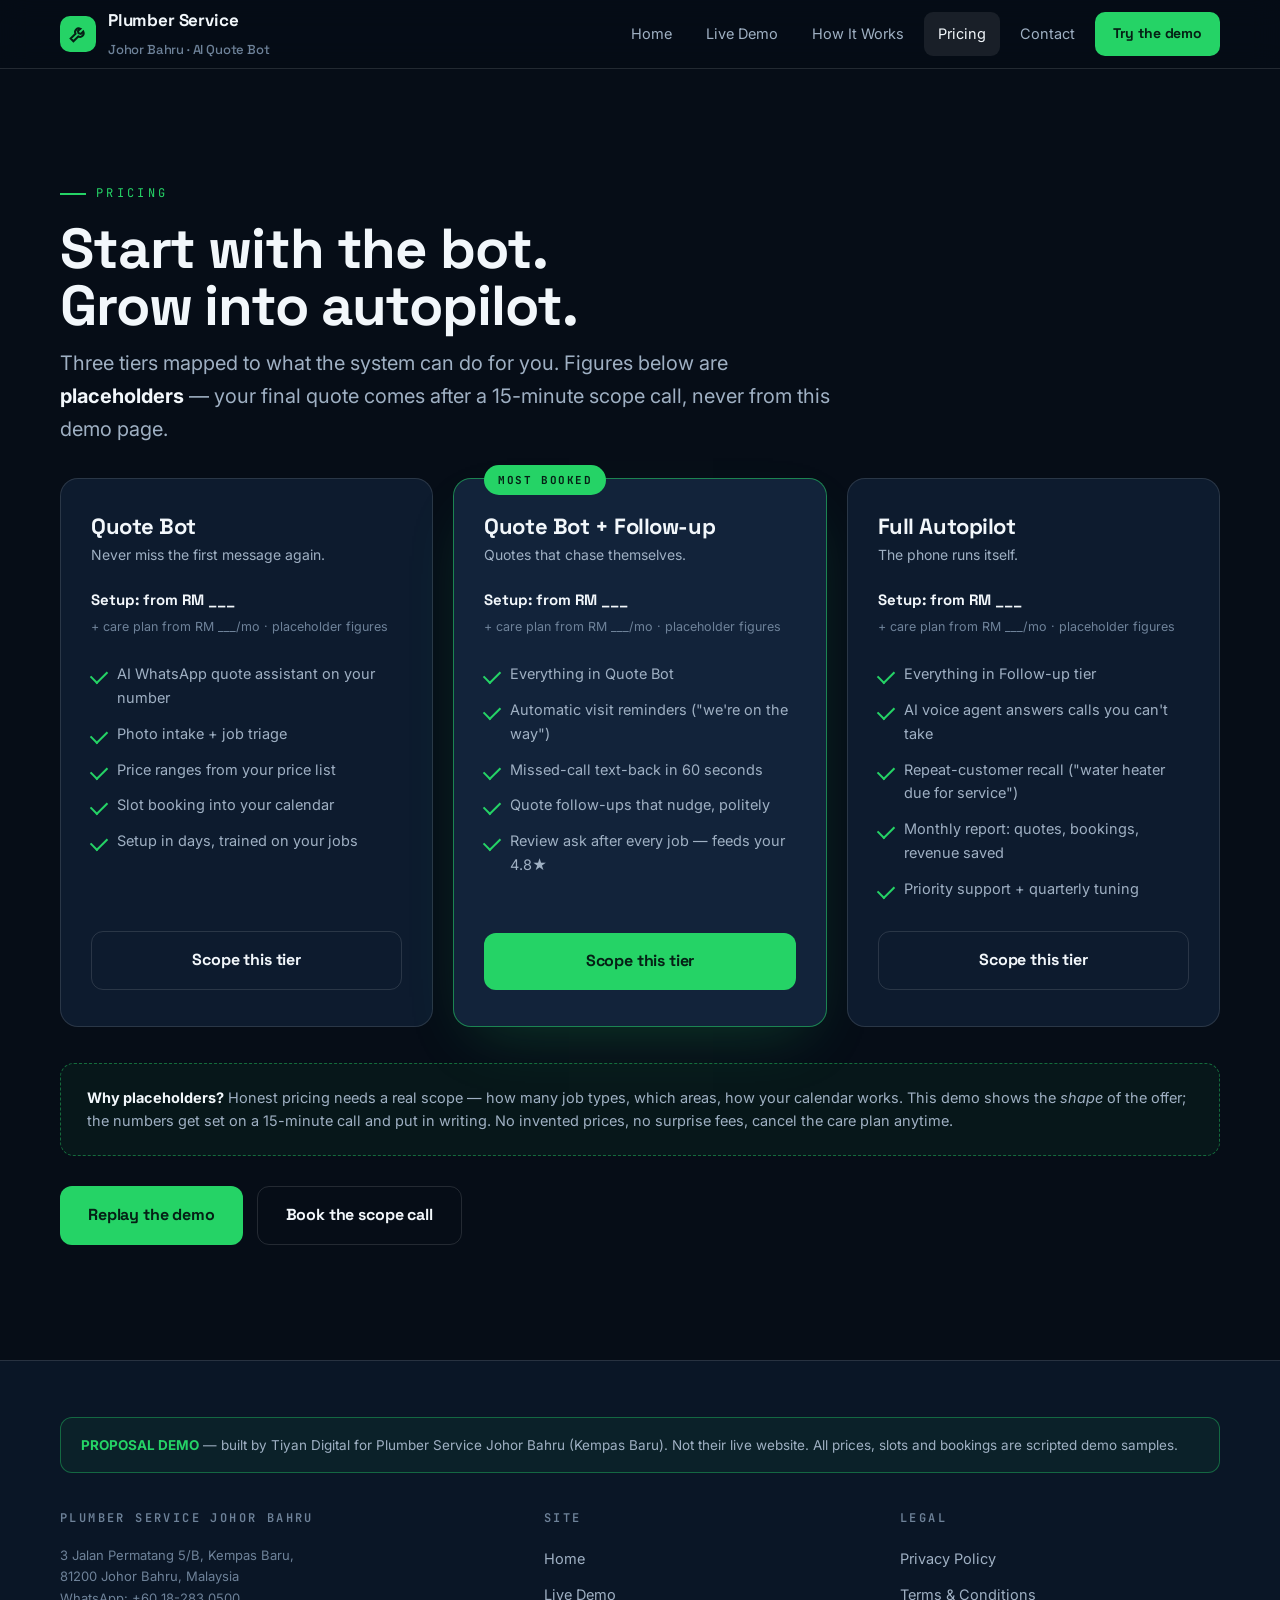
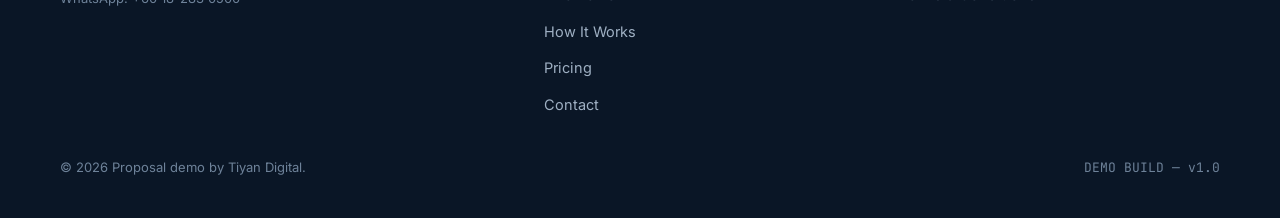
<file: pricing.html>
<!DOCTYPE html>
<html lang="en">
<head>
<meta charset="UTF-8">
<meta name="viewport" content="width=device-width, initial-scale=1.0">
<title>Pricing — AI WhatsApp Quote Bot | Plumber Service Johor Bahru (Proposal)</title>
<meta name="description" content="Placeholder pricing tiers for the AI WhatsApp quote-and-booking system proposed for Plumber Service Johor Bahru. Final quote after a 15-minute scope call.">
<link rel="preconnect" href="https://fonts.googleapis.com">
<link rel="preconnect" href="https://fonts.gstatic.com" crossorigin>
<link href="https://fonts.googleapis.com/css2?family=Space+Grotesk:wght@500;600;700&family=Inter:wght@400;500;600&family=JetBrains+Mono:wght@500;700&display=swap" rel="stylesheet">
<link rel="stylesheet" href="assets/css/main.css">
<noscript><style>.rv{opacity:1!important;transform:none!important}.hero h1 .kicker-line>span{animation:none!important;transform:none!important}.marquee .track{animation:none!important}</style></noscript>
<link rel="icon" href="data:image/svg+xml,<svg xmlns='http://www.w3.org/2000/svg' viewBox='0 0 36 36'><rect width='36' height='36' rx='9' fill='%2325D366'/><text x='18' y='25' font-size='18' text-anchor='middle' font-family='sans-serif' font-weight='bold' fill='%23052015'>PS</text></svg>">
</head>
<body>
<a class="skip" href="#main">Skip to content</a>

<header class="site-head">
  <div class="wrap bar">
    <a class="brand" href="index.html" aria-label="Home">
      <span class="brand-mark" aria-hidden="true"><svg viewBox="0 0 24 24" fill="none" stroke="#052015" stroke-width="2.2" stroke-linecap="round"><path d="M14.7 6.3a4 4 0 0 0-5.4 5.4L4 17l3 3 5.3-5.3a4 4 0 0 0 5.4-5.4l-2.6 2.6-2.5-.7-.7-2.5 2.8-2.4z"/></svg></span>
      <span>Plumber Service<br><span class="small" style="font-weight:500">Johor Bahru · AI Quote Bot</span></span>
    </a>
    <button class="burger" aria-expanded="false" aria-controls="site-nav" aria-label="Menu"><span></span><span></span><span></span></button>
    <nav class="nav" id="site-nav" aria-label="Primary">
      <a class="nav-link" href="index.html">Home</a>
      <a class="nav-link" href="demo.html">Live Demo</a>
      <a class="nav-link" href="how-it-works.html">How It Works</a>
      <a class="nav-link" href="pricing.html" aria-current="page">Pricing</a>
      <a class="nav-link" href="contact.html">Contact</a>
      <a class="btn btn-sm" href="demo.html">Try the demo</a>
    </nav>
  </div>
</header>

<main id="main">
  <section style="padding-bottom:32px">
    <div class="wrap">
      <p class="eyebrow rv">Pricing</p>
      <h2 class="rv" style="margin:16px 0 12px">Start with the bot.<br>Grow into autopilot.</h2>
      <p class="lede rv">Three tiers mapped to what the system can do for you. Figures below are <b style="color:var(--ink)">placeholders</b> — your final quote comes after a 15-minute scope call, never from this demo page.</p>
    </div>
  </section>

  <section style="padding-top:0">
    <div class="wrap">
      <div class="tiers">
        <div class="tier rv">
          <h3>Quote Bot</h3>
          <p class="for">Never miss the first message again.</p>
          <p class="price">Setup: from RM ___</p>
          <p class="price-note">+ care plan from RM ___/mo · placeholder figures</p>
          <ul>
            <li>AI WhatsApp quote assistant on your number</li>
            <li>Photo intake + job triage</li>
            <li>Price ranges from your price list</li>
            <li>Slot booking into your calendar</li>
            <li>Setup in days, trained on your jobs</li>
          </ul>
          <a class="btn btn-ghost" href="contact.html">Scope this tier</a>
        </div>
        <div class="tier hot rv">
          <span class="flag">MOST BOOKED</span>
          <h3>Quote Bot + Follow-up</h3>
          <p class="for">Quotes that chase themselves.</p>
          <p class="price">Setup: from RM ___</p>
          <p class="price-note">+ care plan from RM ___/mo · placeholder figures</p>
          <ul>
            <li>Everything in Quote Bot</li>
            <li>Automatic visit reminders ("we're on the way")</li>
            <li>Missed-call text-back in 60 seconds</li>
            <li>Quote follow-ups that nudge, politely</li>
            <li>Review ask after every job — feeds your 4.8★</li>
          </ul>
          <a class="btn" href="contact.html">Scope this tier</a>
        </div>
        <div class="tier rv">
          <h3>Full Autopilot</h3>
          <p class="for">The phone runs itself.</p>
          <p class="price">Setup: from RM ___</p>
          <p class="price-note">+ care plan from RM ___/mo · placeholder figures</p>
          <ul>
            <li>Everything in Follow-up tier</li>
            <li>AI voice agent answers calls you can't take</li>
            <li>Repeat-customer recall ("water heater due for service")</li>
            <li>Monthly report: quotes, bookings, revenue saved</li>
            <li>Priority support + quarterly tuning</li>
          </ul>
          <a class="btn btn-ghost" href="contact.html">Scope this tier</a>
        </div>
      </div>

      <div class="honesty-box rv">
        <p><b>Why placeholders?</b> Honest pricing needs a real scope — how many job types, which areas, how your calendar works. This demo shows the <em>shape</em> of the offer; the numbers get set on a 15-minute call and put in writing. No invented prices, no surprise fees, cancel the care plan anytime.</p>
      </div>

      <div class="cta-row rv">
        <a class="btn" href="demo.html">Replay the demo</a>
        <a class="btn btn-ghost" href="contact.html">Book the scope call</a>
      </div>
    </div>
  </section>
</main>

<footer>
  <div class="wrap">
    <div class="demo-banner"><b>PROPOSAL DEMO</b> — built by Tiyan Digital for Plumber Service Johor Bahru (Kempas Baru). Not their live website. All prices, slots and bookings are scripted demo samples.</div>
    <div class="foot-grid">
      <div><h4>PLUMBER SERVICE JOHOR BAHRU</h4><p class="small">3 Jalan Permatang 5/B, Kempas Baru,<br>81200 Johor Bahru, Malaysia<br>WhatsApp: +60 18-283 0500</p></div>
      <div><h4>SITE</h4><ul><li><a href="index.html">Home</a></li><li><a href="demo.html">Live Demo</a></li><li><a href="how-it-works.html">How It Works</a></li><li><a href="pricing.html">Pricing</a></li><li><a href="contact.html">Contact</a></li></ul></div>
      <div><h4>LEGAL</h4><ul><li><a href="privacy.html">Privacy Policy</a></li><li><a href="terms.html">Terms &amp; Conditions</a></li></ul></div>
    </div>
    <div class="copyright"><span>© <span data-year>2026</span> Proposal demo by Tiyan Digital.</span><span class="mono">DEMO BUILD — v1.0</span></div>
  </div>
</footer>

<script src="assets/js/main.js"></script>
</body>
</html>
</file>
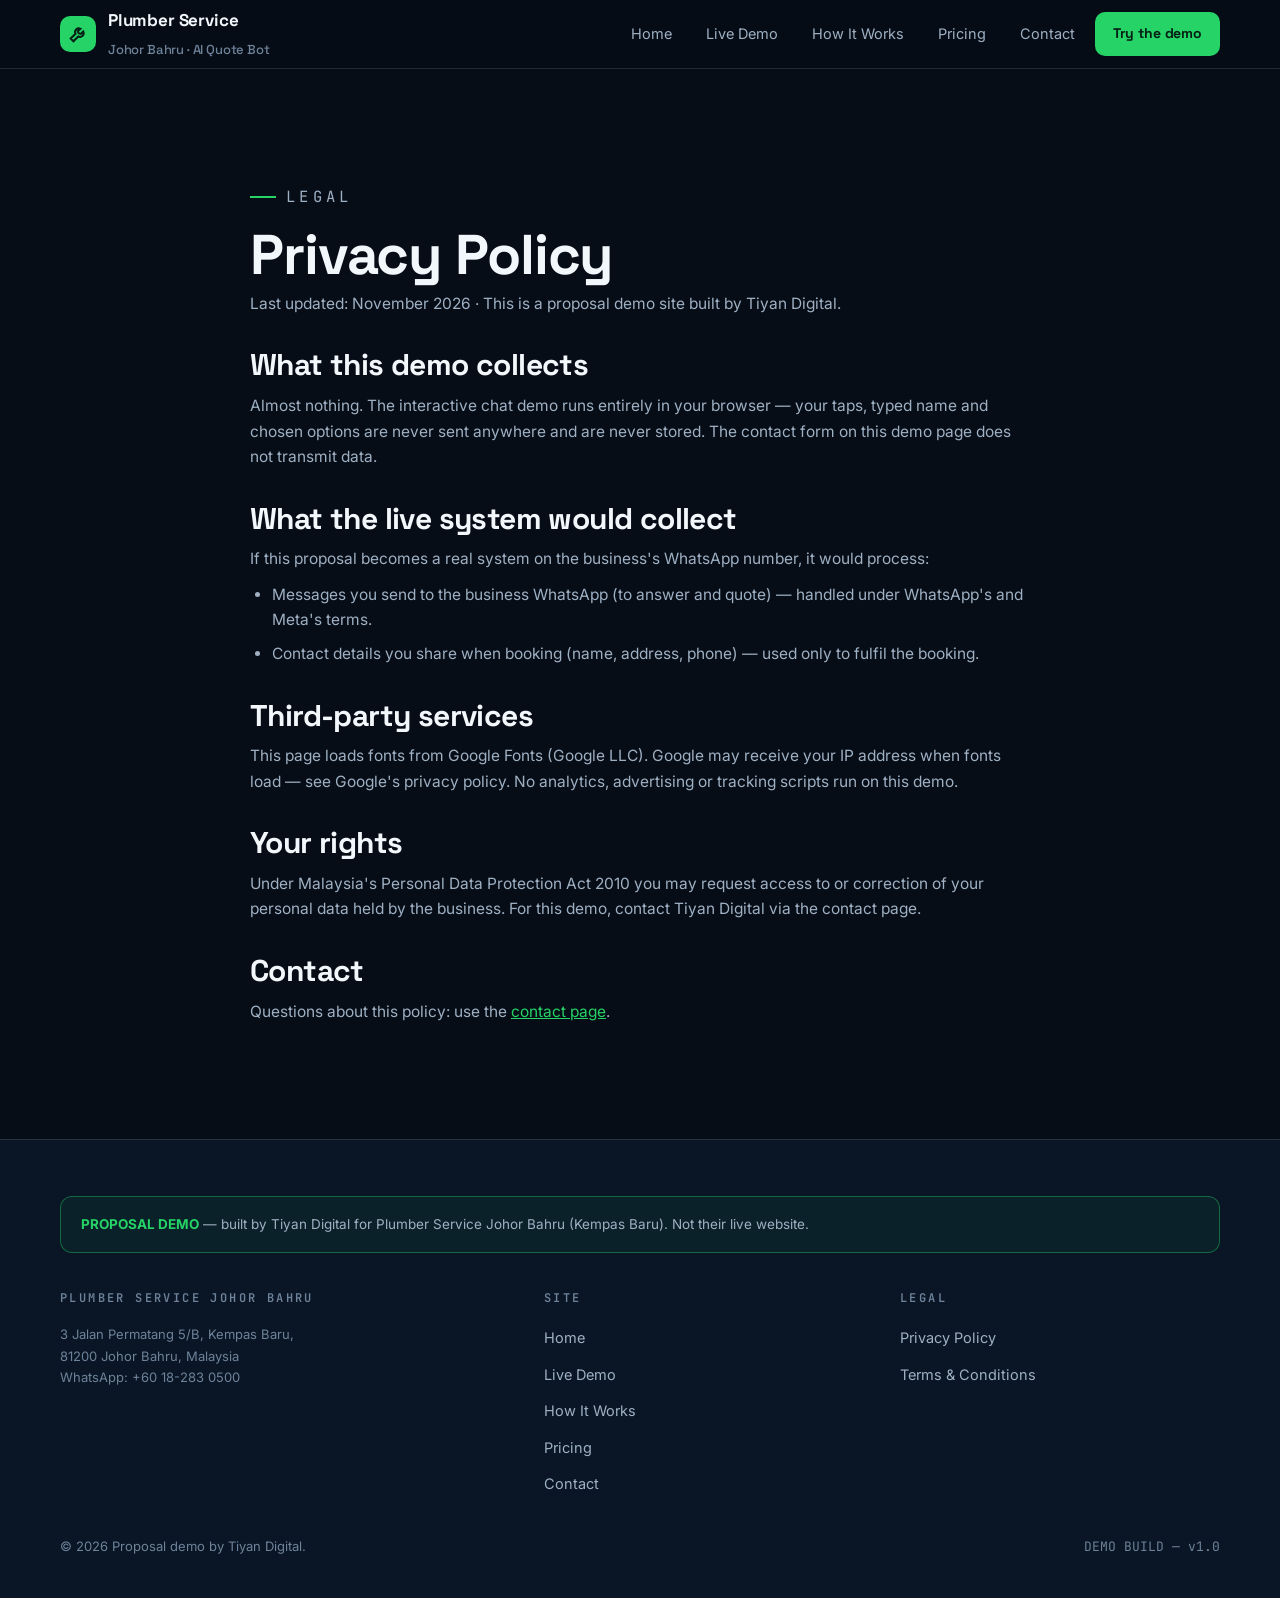
<file: privacy.html>
<!DOCTYPE html>
<html lang="en">
<head>
<meta charset="UTF-8">
<meta name="viewport" content="width=device-width, initial-scale=1.0">
<title>Privacy Policy | Plumber Service Johor Bahru — Proposal Demo</title>
<meta name="description" content="Privacy policy for the proposal demo site built by Tiyan Digital for Plumber Service Johor Bahru.">
<link rel="preconnect" href="https://fonts.googleapis.com">
<link rel="preconnect" href="https://fonts.gstatic.com" crossorigin>
<link href="https://fonts.googleapis.com/css2?family=Space+Grotesk:wght@500;600;700&family=Inter:wght@400;500;600&family=JetBrains+Mono:wght@500;700&display=swap" rel="stylesheet">
<link rel="stylesheet" href="assets/css/main.css">
<noscript><style>.rv{opacity:1!important;transform:none!important}.hero h1 .kicker-line>span{animation:none!important;transform:none!important}.marquee .track{animation:none!important}</style></noscript>
<link rel="icon" href="data:image/svg+xml,<svg xmlns='http://www.w3.org/2000/svg' viewBox='0 0 36 36'><rect width='36' height='36' rx='9' fill='%2325D366'/><text x='18' y='25' font-size='18' text-anchor='middle' font-family='sans-serif' font-weight='bold' fill='%23052015'>PS</text></svg>">
<style>.legal h2{margin:34px 0 12px;font-size:clamp(22px,3vw,30px)}.legal p,.legal li{color:var(--muted);font-size:15.5px}.legal ul{margin:10px 0 10px 22px;display:flex;flex-direction:column;gap:8px}</style>
</head>
<body>
<a class="skip" href="#main">Skip to content</a>
<header class="site-head">
  <div class="wrap bar">
    <a class="brand" href="index.html" aria-label="Home"><span class="brand-mark" aria-hidden="true"><svg viewBox="0 0 24 24" fill="none" stroke="#052015" stroke-width="2.2" stroke-linecap="round"><path d="M14.7 6.3a4 4 0 0 0-5.4 5.4L4 17l3 3 5.3-5.3a4 4 0 0 0 5.4-5.4l-2.6 2.6-2.5-.7-.7-2.5 2.8-2.4z"/></svg></span><span>Plumber Service<br><span class="small" style="font-weight:500">Johor Bahru · AI Quote Bot</span></span></a>
    <button class="burger" aria-expanded="false" aria-controls="site-nav" aria-label="Menu"><span></span><span></span><span></span></button>
    <nav class="nav" id="site-nav" aria-label="Primary">
      <a class="nav-link" href="index.html">Home</a><a class="nav-link" href="demo.html">Live Demo</a><a class="nav-link" href="how-it-works.html">How It Works</a><a class="nav-link" href="pricing.html">Pricing</a><a class="nav-link" href="contact.html">Contact</a><a class="btn btn-sm" href="demo.html">Try the demo</a>
    </nav>
  </div>
</header>
<main id="main">
  <section class="legal">
    <div class="wrap" style="max-width:780px">
      <p class="eyebrow">Legal</p>
      <h1 style="font-size:clamp(34px,5vw,56px);margin:16px 0 8px">Privacy Policy</h1>
      <p class="small">Last updated: November 2026 · This is a proposal demo site built by Tiyan Digital.</p>
      <h2>What this demo collects</h2>
      <p>Almost nothing. The interactive chat demo runs entirely in your browser — your taps, typed name and chosen options are never sent anywhere and are never stored. The contact form on this demo page does not transmit data.</p>
      <h2>What the live system would collect</h2>
      <p>If this proposal becomes a real system on the business's WhatsApp number, it would process:</p>
      <ul>
        <li>Messages you send to the business WhatsApp (to answer and quote) — handled under WhatsApp's and Meta's terms.</li>
        <li>Contact details you share when booking (name, address, phone) — used only to fulfil the booking.</li>
      </ul>
      <h2>Third-party services</h2>
      <p>This page loads fonts from Google Fonts (Google LLC). Google may receive your IP address when fonts load — see Google's privacy policy. No analytics, advertising or tracking scripts run on this demo.</p>
      <h2>Your rights</h2>
      <p>Under Malaysia's Personal Data Protection Act 2010 you may request access to or correction of your personal data held by the business. For this demo, contact Tiyan Digital via the contact page.</p>
      <h2>Contact</h2>
      <p>Questions about this policy: use the <a href="contact.html" style="color:var(--green)">contact page</a>.</p>
    </div>
  </section>
</main>
<footer>
  <div class="wrap">
    <div class="demo-banner"><b>PROPOSAL DEMO</b> — built by Tiyan Digital for Plumber Service Johor Bahru (Kempas Baru). Not their live website.</div>
    <div class="foot-grid">
      <div><h4>PLUMBER SERVICE JOHOR BAHRU</h4><p class="small">3 Jalan Permatang 5/B, Kempas Baru,<br>81200 Johor Bahru, Malaysia<br>WhatsApp: +60 18-283 0500</p></div>
      <div><h4>SITE</h4><ul><li><a href="index.html">Home</a></li><li><a href="demo.html">Live Demo</a></li><li><a href="how-it-works.html">How It Works</a></li><li><a href="pricing.html">Pricing</a></li><li><a href="contact.html">Contact</a></li></ul></div>
      <div><h4>LEGAL</h4><ul><li><a href="privacy.html">Privacy Policy</a></li><li><a href="terms.html">Terms &amp; Conditions</a></li></ul></div>
    </div>
    <div class="copyright"><span>© <span data-year>2026</span> Proposal demo by Tiyan Digital.</span><span class="mono">DEMO BUILD — v1.0</span></div>
  </div>
</footer>
<script src="assets/js/main.js"></script>
</body>
</html>
</file>
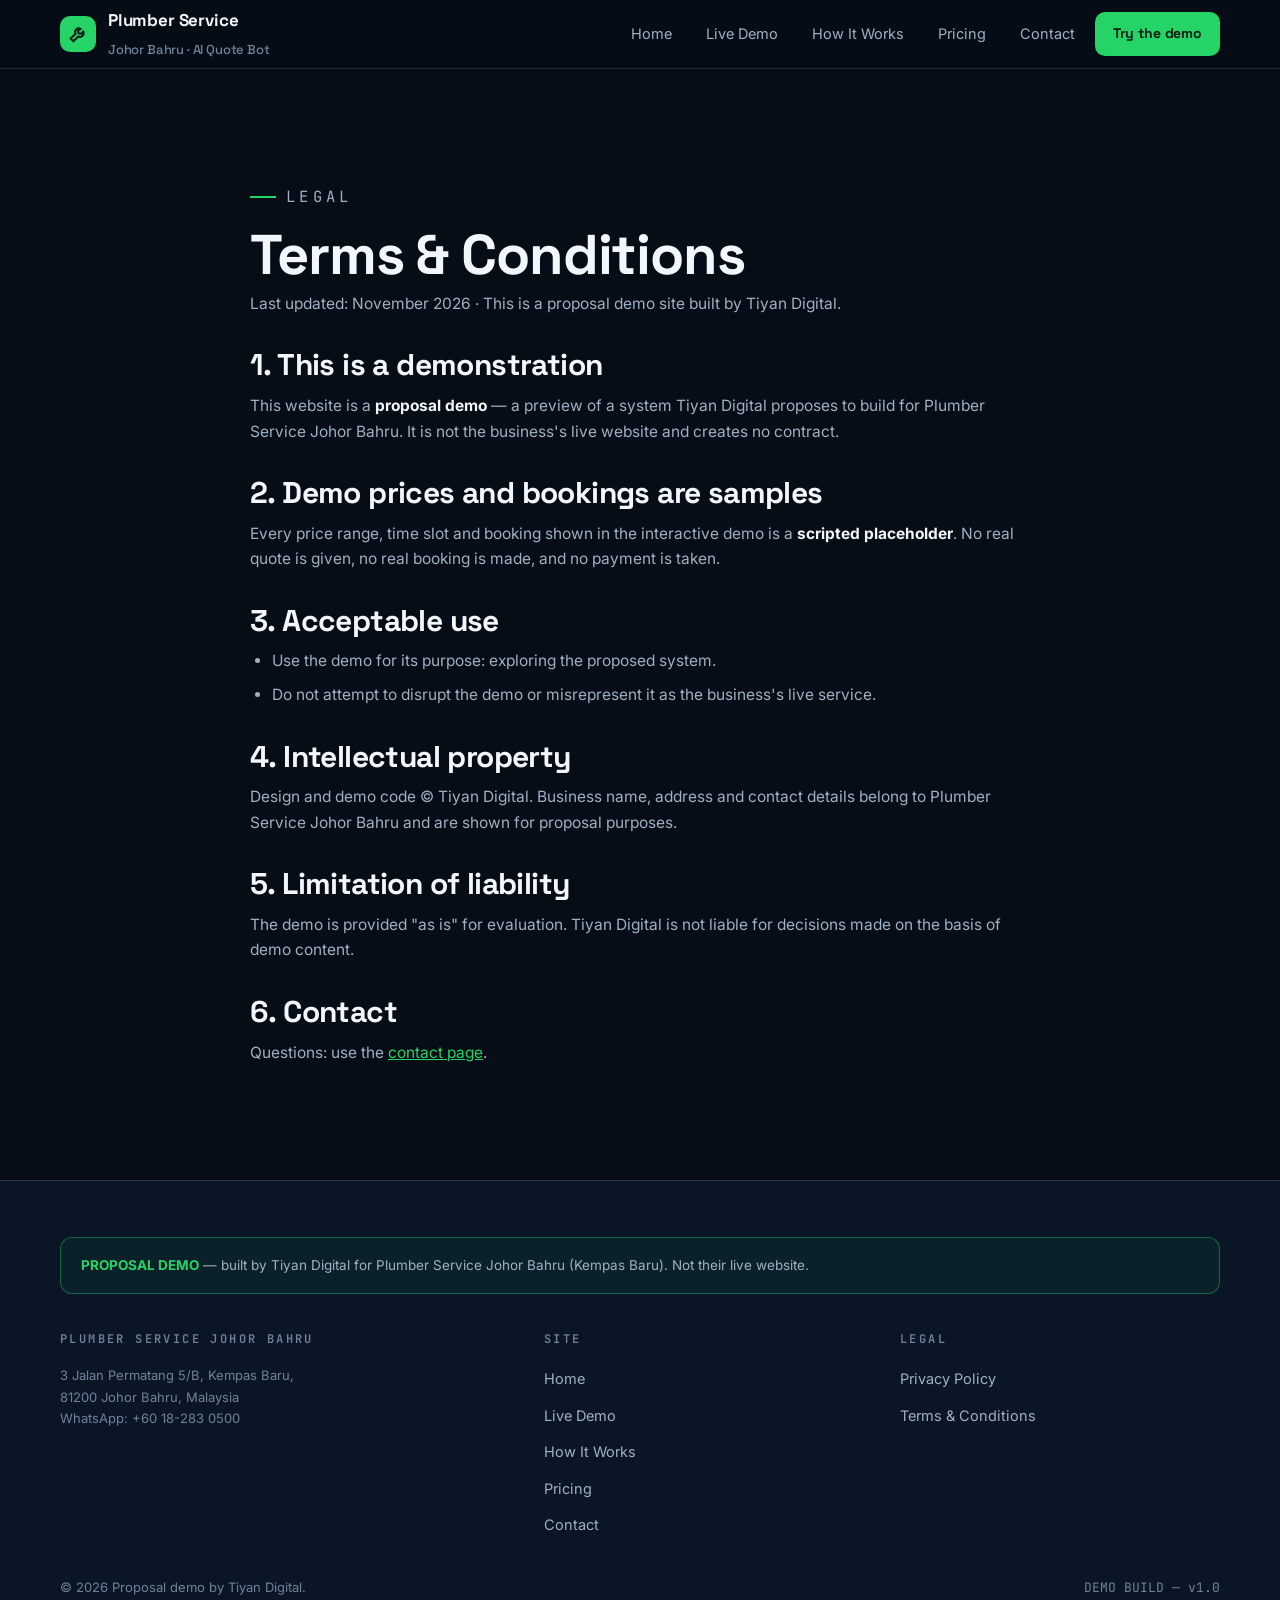
<file: terms.html>
<!DOCTYPE html>
<html lang="en">
<head>
<meta charset="UTF-8">
<meta name="viewport" content="width=device-width, initial-scale=1.0">
<title>Terms &amp; Conditions | Plumber Service Johor Bahru — Proposal Demo</title>
<meta name="description" content="Terms and conditions for the proposal demo site built by Tiyan Digital for Plumber Service Johor Bahru.">
<link rel="preconnect" href="https://fonts.googleapis.com">
<link rel="preconnect" href="https://fonts.gstatic.com" crossorigin>
<link href="https://fonts.googleapis.com/css2?family=Space+Grotesk:wght@500;600;700&family=Inter:wght@400;500;600&family=JetBrains+Mono:wght@500;700&display=swap" rel="stylesheet">
<link rel="stylesheet" href="assets/css/main.css">
<noscript><style>.rv{opacity:1!important;transform:none!important}.hero h1 .kicker-line>span{animation:none!important;transform:none!important}.marquee .track{animation:none!important}</style></noscript>
<link rel="icon" href="data:image/svg+xml,<svg xmlns='http://www.w3.org/2000/svg' viewBox='0 0 36 36'><rect width='36' height='36' rx='9' fill='%2325D366'/><text x='18' y='25' font-size='18' text-anchor='middle' font-family='sans-serif' font-weight='bold' fill='%23052015'>PS</text></svg>">
<style>.legal h2{margin:34px 0 12px;font-size:clamp(22px,3vw,30px)}.legal p,.legal li{color:var(--muted);font-size:15.5px}.legal ul{margin:10px 0 10px 22px;display:flex;flex-direction:column;gap:8px}</style>
</head>
<body>
<a class="skip" href="#main">Skip to content</a>
<header class="site-head">
  <div class="wrap bar">
    <a class="brand" href="index.html" aria-label="Home"><span class="brand-mark" aria-hidden="true"><svg viewBox="0 0 24 24" fill="none" stroke="#052015" stroke-width="2.2" stroke-linecap="round"><path d="M14.7 6.3a4 4 0 0 0-5.4 5.4L4 17l3 3 5.3-5.3a4 4 0 0 0 5.4-5.4l-2.6 2.6-2.5-.7-.7-2.5 2.8-2.4z"/></svg></span><span>Plumber Service<br><span class="small" style="font-weight:500">Johor Bahru · AI Quote Bot</span></span></a>
    <button class="burger" aria-expanded="false" aria-controls="site-nav" aria-label="Menu"><span></span><span></span><span></span></button>
    <nav class="nav" id="site-nav" aria-label="Primary">
      <a class="nav-link" href="index.html">Home</a><a class="nav-link" href="demo.html">Live Demo</a><a class="nav-link" href="how-it-works.html">How It Works</a><a class="nav-link" href="pricing.html">Pricing</a><a class="nav-link" href="contact.html">Contact</a><a class="btn btn-sm" href="demo.html">Try the demo</a>
    </nav>
  </div>
</header>
<main id="main">
  <section class="legal">
    <div class="wrap" style="max-width:780px">
      <p class="eyebrow">Legal</p>
      <h1 style="font-size:clamp(34px,5vw,56px);margin:16px 0 8px">Terms &amp; Conditions</h1>
      <p class="small">Last updated: November 2026 · This is a proposal demo site built by Tiyan Digital.</p>
      <h2>1. This is a demonstration</h2>
      <p>This website is a <b style="color:var(--ink)">proposal demo</b> — a preview of a system Tiyan Digital proposes to build for Plumber Service Johor Bahru. It is not the business's live website and creates no contract.</p>
      <h2>2. Demo prices and bookings are samples</h2>
      <p>Every price range, time slot and booking shown in the interactive demo is a <b style="color:var(--ink)">scripted placeholder</b>. No real quote is given, no real booking is made, and no payment is taken.</p>
      <h2>3. Acceptable use</h2>
      <ul>
        <li>Use the demo for its purpose: exploring the proposed system.</li>
        <li>Do not attempt to disrupt the demo or misrepresent it as the business's live service.</li>
      </ul>
      <h2>4. Intellectual property</h2>
      <p>Design and demo code © Tiyan Digital. Business name, address and contact details belong to Plumber Service Johor Bahru and are shown for proposal purposes.</p>
      <h2>5. Limitation of liability</h2>
      <p>The demo is provided "as is" for evaluation. Tiyan Digital is not liable for decisions made on the basis of demo content.</p>
      <h2>6. Contact</h2>
      <p>Questions: use the <a href="contact.html" style="color:var(--green)">contact page</a>.</p>
    </div>
  </section>
</main>
<footer>
  <div class="wrap">
    <div class="demo-banner"><b>PROPOSAL DEMO</b> — built by Tiyan Digital for Plumber Service Johor Bahru (Kempas Baru). Not their live website.</div>
    <div class="foot-grid">
      <div><h4>PLUMBER SERVICE JOHOR BAHRU</h4><p class="small">3 Jalan Permatang 5/B, Kempas Baru,<br>81200 Johor Bahru, Malaysia<br>WhatsApp: +60 18-283 0500</p></div>
      <div><h4>SITE</h4><ul><li><a href="index.html">Home</a></li><li><a href="demo.html">Live Demo</a></li><li><a href="how-it-works.html">How It Works</a></li><li><a href="pricing.html">Pricing</a></li><li><a href="contact.html">Contact</a></li></ul></div>
      <div><h4>LEGAL</h4><ul><li><a href="privacy.html">Privacy Policy</a></li><li><a href="terms.html">Terms &amp; Conditions</a></li></ul></div>
    </div>
    <div class="copyright"><span>© <span data-year>2026</span> Proposal demo by Tiyan Digital.</span><span class="mono">DEMO BUILD — v1.0</span></div>
  </div>
</footer>
<script src="assets/js/main.js"></script>
</body>
</html>
</file>
<file: assets/css/main.css>
/* ============================================================
   PLUMBER SERVICE JOHOR BAHRU — AI WhatsApp Quote Bot (proposal demo)
   Visual language: DEEP SIGNAL — dark navy + WhatsApp green,
   expanded grotesk kinetic type, live-chat motif.
   ============================================================ */
:root{
  --bg:        #060D17;
  --bg-2:      #0A1626;
  --surface:   #0D1B2E;
  --surface-2: #12233A;
  --ink:       #F2F7FB;
  --muted:     #9FB0C3;
  --muted-2:   #6E8299;
  --line:      rgba(255,255,255,.12);
  --green:     #25D366;              /* THE one accent / CTA color */
  --on-green:  #052015;
  --green-dim: rgba(37,211,102,.14);
  --tick:      #53BDEB;
  --chat-bg:   #0B141A;
  --chat-in:   #1F2C34;
  --chat-out:  #005C4B;
  --chat-head: #1F2C34;
  --danger:    #FF6B6B;
  --radius:    14px;
  --font-d: "Space Grotesk", system-ui, sans-serif;
  --font-b: "Inter", system-ui, sans-serif;
  --font-m: "JetBrains Mono", ui-monospace, monospace;
  --ease-out: cubic-bezier(0.16,1,0.3,1);
}
*{margin:0;padding:0;box-sizing:border-box}
html{scroll-behavior:smooth}
html:focus-within{scroll-behavior:smooth}
body{
  background:var(--bg);
  color:var(--ink);
  font-family:var(--font-b);
  font-size:16px;
  line-height:1.65;
  overflow-x:hidden;
  -webkit-font-smoothing:antialiased;
}
::selection{background:var(--green);color:var(--on-green)}
img,svg,video{max-width:100%;display:block}
a{color:inherit}

/* ---------- type ---------- */
h1,h2,h3{font-family:var(--font-d);line-height:1.02;letter-spacing:-0.02em;font-weight:700}
h1{font-size:clamp(44px,7.2vw,104px)}
h2{font-size:clamp(32px,4.4vw,60px)}
h3{font-size:clamp(20px,2.4vw,28px)}
.lede{font-size:clamp(16px,1.8vw,20px);color:var(--muted);max-width:60ch}
.eyebrow{
  font-family:var(--font-m);font-size:12px;letter-spacing:.28em;text-transform:uppercase;
  color:var(--green);display:flex;align-items:center;gap:10px;
}
.eyebrow::before{content:"";width:26px;height:2px;background:var(--green)}
.mono{font-family:var(--font-m)}
.small{font-size:13px;color:var(--muted-2)}

/* ---------- layout ---------- */
.wrap{width:min(1160px,100% - 40px);margin-inline:auto}
section{padding:clamp(64px,9vw,120px) 0}
.grid-2{display:grid;grid-template-columns:1fr 1fr;gap:clamp(32px,5vw,72px);align-items:center}
@media(max-width:900px){.grid-2{grid-template-columns:1fr}}

/* ---------- header / nav ---------- */
.site-head{
  position:sticky;top:0;z-index:50;
  background:rgba(6,13,23,.78);backdrop-filter:blur(14px);-webkit-backdrop-filter:blur(14px);
  border-bottom:1px solid var(--line);
}
.site-head .bar{display:flex;align-items:center;justify-content:space-between;height:68px}
.brand{display:flex;align-items:center;gap:12px;text-decoration:none;font-family:var(--font-d);font-weight:700;font-size:17px;letter-spacing:-.01em}
.brand-mark{width:36px;height:36px;border-radius:10px;background:var(--green);display:grid;place-items:center;flex:none}
.brand-mark svg{width:22px;height:22px}
.demo-tag{
  font-family:var(--font-m);font-size:10px;letter-spacing:.18em;color:var(--bg);
  background:var(--green);border-radius:99px;padding:5px 11px;font-weight:700;white-space:nowrap;
}
.nav{display:flex;align-items:center;gap:6px}
.nav a.nav-link{
  text-decoration:none;font-size:14.5px;color:var(--muted);padding:10px 14px;border-radius:9px;
  transition:color .2s var(--ease-out),background .2s var(--ease-out);
}
.nav a.nav-link:hover{color:var(--ink);background:rgba(255,255,255,.06)}
.nav a.nav-link[aria-current="page"]{color:var(--ink);background:rgba(255,255,255,.08)}
.btn{
  display:inline-flex;align-items:center;justify-content:center;gap:10px;
  font-family:var(--font-d);font-weight:700;font-size:16px;letter-spacing:-.01em;
  background:var(--green);color:var(--on-green);border:0;border-radius:12px;
  padding:15px 28px;cursor:pointer;text-decoration:none;min-height:52px;
  transition:transform .18s var(--ease-out),box-shadow .18s var(--ease-out),background .18s;
  box-shadow:0 0 0 0 rgba(37,211,102,.0);
}
.btn:hover{transform:translateY(-2px);box-shadow:0 12px 32px -8px rgba(37,211,102,.45)}
.btn:active{transform:scale(.97)}
.btn-ghost{background:transparent;color:var(--ink);border:1px solid var(--line);box-shadow:none}
.btn-ghost:hover{background:rgba(255,255,255,.06);box-shadow:none}
.btn-sm{padding:10px 18px;min-height:44px;font-size:14px;border-radius:10px}
.burger{display:none;background:none;border:1px solid var(--line);border-radius:10px;width:46px;height:46px;cursor:pointer;flex-direction:column;align-items:center;justify-content:center;gap:5px}
.burger span{display:block;width:20px;height:2px;background:var(--ink);transition:transform .25s var(--ease-out),opacity .2s}
@media(max-width:900px){
  .burger{display:flex}
  .nav{
    position:fixed;inset:68px 0 auto 0;background:var(--bg-2);border-bottom:1px solid var(--line);
    flex-direction:column;align-items:stretch;padding:16px 20px 24px;gap:4px;
    transform:translateY(-8px);opacity:0;pointer-events:none;transition:opacity .25s var(--ease-out),transform .25s var(--ease-out);
  }
  .nav.open{transform:none;opacity:1;pointer-events:auto}
  .nav a.nav-link{padding:14px 12px;font-size:16px}
  .nav .btn{margin-top:10px}
  body.nav-open .burger span:nth-child(1){transform:translateY(7px) rotate(45deg)}
  body.nav-open .burger span:nth-child(2){opacity:0}
  body.nav-open .burger span:nth-child(3){transform:translateY(-7px) rotate(-45deg)}
}
:focus-visible{outline:3px solid var(--green);outline-offset:3px;border-radius:6px}

/* ---------- hero ---------- */
.hero{position:relative;padding:clamp(56px,8vw,110px) 0 clamp(64px,8vw,110px);overflow:hidden}
.hero::before{
  content:"";position:absolute;inset:0;pointer-events:none;
  background:
    radial-gradient(700px 420px at 12% 18%, rgba(37,211,102,.10), transparent 65%),
    radial-gradient(900px 520px at 88% 82%, rgba(23,120,190,.16), transparent 60%),
    radial-gradient(500px 500px at 60% 110%, rgba(37,211,102,.05), transparent 60%);
}
.hero .grid-2{position:relative}
.hero h1 .kicker-line{display:block;overflow:hidden}
.hero h1 .kicker-line>span{display:inline-block;transform:translateY(105%);animation:rise .9s var(--ease-out) forwards}
.hero h1 .kicker-line:nth-child(2)>span{animation-delay:.12s}
.hero h1 .kicker-line:nth-child(3)>span{animation-delay:.24s}
@keyframes rise{to{transform:none}}
.hero h1 em{font-style:normal;color:var(--green)}
.hero .lede{margin:26px 0 34px}
.hero-ctas{display:flex;gap:14px;flex-wrap:wrap}
.hero-meta{margin-top:34px;display:flex;gap:26px;flex-wrap:wrap}
.hero-meta .m{display:flex;flex-direction:column;gap:2px}
.hero-meta .m b{font-family:var(--font-d);font-size:22px}
.hero-meta .m span{font-size:13px;color:var(--muted-2)}
.pulse-dot{width:9px;height:9px;border-radius:50%;background:var(--green);display:inline-block;animation:pulse 1.6s ease-in-out infinite}
@keyframes pulse{0%,100%{box-shadow:0 0 0 0 rgba(37,211,102,.5)}50%{box-shadow:0 0 0 9px rgba(37,211,102,0)}}

/* ---------- phone mock ---------- */
.phone{
  width:min(360px,100%);margin-inline:auto;border-radius:38px;overflow:hidden;
  background:var(--chat-bg);border:1px solid rgba(255,255,255,.14);
  box-shadow:0 40px 90px -30px rgba(0,0,0,.75),0 0 0 10px #101a26,0 0 0 11px rgba(255,255,255,.08);
  position:relative;
}
.phone .wa-head{background:var(--chat-head);padding:12px 14px;display:flex;align-items:center;gap:11px;border-bottom:1px solid rgba(0,0,0,.35)}
.wa-avatar{width:40px;height:40px;border-radius:50%;background:var(--green);display:grid;place-items:center;flex:none;font-family:var(--font-d);font-weight:700;color:var(--on-green);font-size:15px}
.wa-head .who b{display:block;font-size:14.5px;line-height:1.3}
.wa-head .who span{font-size:12px;color:var(--muted);display:flex;align-items:center;gap:6px}
.wa-demo-badge{margin-left:auto;font-family:var(--font-m);font-size:10px;letter-spacing:.14em;color:var(--bg);background:var(--green);border-radius:6px;padding:4px 8px;font-weight:700}
.wa-body{
  min-height:430px;max-height:480px;overflow-y:auto;padding:18px 14px;display:flex;flex-direction:column;gap:8px;
  background-color:var(--chat-bg);
  background-image:radial-gradient(rgba(255,255,255,.045) 1px, transparent 1px);
  background-size:22px 22px;
}
.msg{max-width:82%;padding:9px 12px;border-radius:10px;font-size:14.5px;line-height:1.5;position:relative;animation:msgin .35s var(--ease-out)}
@keyframes msgin{from{opacity:0;transform:translateY(10px) scale(.98)}to{opacity:1;transform:none}}
.msg.in{background:var(--chat-in);align-self:flex-start;border-top-left-radius:2px}
.msg.out{background:var(--chat-out);align-self:flex-end;border-top-right-radius:2px}
.msg .t{display:block;font-size:10.5px;color:rgba(255,255,255,.55);text-align:right;margin-top:4px}
.msg .ticks{color:var(--tick);font-size:11px;letter-spacing:-2px}
.msg.bot-card{background:var(--chat-in);align-self:flex-start;border:1px solid rgba(37,211,102,.35);border-top-left-radius:2px}
.msg.bot-card .card-title{font-family:var(--font-d);font-weight:700;color:var(--green);font-size:13px;letter-spacing:.06em;margin-bottom:6px}
.msg .disclaimer{font-size:11px;color:var(--muted-2);border-top:1px dashed var(--line);margin-top:8px;padding-top:6px}
.typing{display:inline-flex;gap:5px;padding:12px 14px;background:var(--chat-in);border-radius:10px;align-self:flex-start}
.typing i{width:7px;height:7px;border-radius:50%;background:var(--muted);animation:tp 1s infinite}
.typing i:nth-child(2){animation-delay:.15s}.typing i:nth-child(3){animation-delay:.3s}
@keyframes tp{0%,100%{opacity:.35;transform:none}50%{opacity:1;transform:translateY(-3px)}}
.wa-inputbar{background:var(--chat-head);padding:10px 12px;display:flex;gap:10px;align-items:center}
.wa-inputbar .fake{flex:1;background:#2A3942;border-radius:24px;padding:11px 16px;font-size:14px;color:var(--muted-2)}
.wa-send{width:44px;height:44px;border-radius:50%;background:var(--green);border:0;display:grid;place-items:center;cursor:pointer;flex:none}
.photo-thumb{width:120px;border-radius:8px;overflow:hidden;border:1px solid var(--line);margin-top:6px}

/* quick reply chips */
.chips{display:flex;flex-wrap:wrap;gap:8px;margin-top:4px;align-self:flex-start;max-width:100%}
.chip{
  font-family:var(--font-d);font-size:13.5px;font-weight:600;color:var(--ink);
  background:rgba(37,211,102,.10);border:1px solid rgba(37,211,102,.5);border-radius:24px;
  padding:10px 16px;cursor:pointer;transition:all .18s var(--ease-out);min-height:44px;
}
.chip:hover{background:var(--green);color:var(--on-green);border-color:var(--green)}
.chip:disabled{opacity:.45;cursor:default}
.photo-pick{display:flex;gap:10px;flex-wrap:wrap;align-self:flex-start;margin-top:4px}
.photo-pick button{background:var(--chat-in);border:1px solid var(--line);border-radius:12px;padding:8px;cursor:pointer;transition:border-color .2s,transform .2s var(--ease-out)}
.photo-pick button:hover{border-color:var(--green);transform:translateY(-2px)}
.photo-pick button:disabled{opacity:.45;cursor:default;transform:none}
.photo-pick figcaption{font-size:11px;color:var(--muted);margin-top:6px;text-align:center}
.free-text{display:flex;gap:8px;width:100%;margin-top:4px}
.free-text input{
  flex:1;background:#2A3942;border:1px solid transparent;border-radius:24px;padding:12px 16px;
  color:var(--ink);font-size:14.5px;font-family:var(--font-b);min-width:0;
}
.free-text input:focus{border-color:var(--green);outline:none}
.free-text button{background:var(--green);border:0;border-radius:50%;width:46px;height:46px;display:grid;place-items:center;cursor:pointer;flex:none}

/* ---------- marquee ---------- */
.marquee{background:var(--green);color:var(--on-green);overflow:hidden;padding:13px 0;transform:rotate(-1.2deg) scale(1.02)}
.marquee .track{display:flex;gap:44px;white-space:nowrap;font-family:var(--font-d);font-weight:700;font-size:15px;letter-spacing:.04em;width:max-content;animation:marq 22s linear infinite}
@keyframes marq{to{transform:translateX(-50%)}}

/* ---------- cards / sections ---------- */
.sec-head{max-width:720px;margin-bottom:clamp(36px,5vw,64px)}
.sec-head h2{margin:16px 0 14px}
.card{background:var(--surface);border:1px solid var(--line);border-radius:var(--radius);padding:30px;transition:transform .25s var(--ease-out),border-color .25s}
.card:hover{transform:translateY(-4px);border-color:rgba(37,211,102,.4)}
.card .num{font-family:var(--font-m);font-size:12px;color:var(--green);letter-spacing:.2em}
.card h3{margin:12px 0 10px}
.card p{color:var(--muted);font-size:15.5px}
.cards-3{display:grid;grid-template-columns:repeat(3,1fr);gap:20px}
@media(max-width:900px){.cards-3{grid-template-columns:1fr}}

/* steps strip */
.steps{display:grid;grid-template-columns:repeat(4,1fr);gap:0;border:1px solid var(--line);border-radius:var(--radius);overflow:hidden}
.step{padding:30px 26px;background:var(--surface);border-left:1px solid var(--line)}
.step:first-child{border-left:0}
.step .n{font-family:var(--font-d);font-size:44px;font-weight:700;color:var(--green);line-height:1}
.step h3{font-size:18px;margin:12px 0 8px}
.step p{font-size:14.5px;color:var(--muted)}
@media(max-width:900px){.steps{grid-template-columns:1fr 1fr}.step:nth-child(3){border-left:0}.step{border-top:1px solid var(--line)}.step:nth-child(-n+2){border-top:0}}
@media(max-width:560px){.steps{grid-template-columns:1fr}.step{border-left:0;border-top:1px solid var(--line)}.step:first-child{border-top:0}}

/* ---------- node graph (how it works) ---------- */
.graph{background:var(--bg-2);border:1px solid var(--line);border-radius:20px;padding:clamp(24px,4vw,48px);position:relative;overflow:hidden}
.graph::before{content:"";position:absolute;inset:0;background:radial-gradient(600px 300px at 50% 0%,rgba(37,211,102,.08),transparent 70%);pointer-events:none}
.nodes{display:grid;grid-template-columns:repeat(5,1fr);gap:14px;position:relative}
@media(max-width:1000px){.nodes{grid-template-columns:1fr;max-width:420px;margin-inline:auto}}
.node{
  background:rgba(13,27,46,.85);backdrop-filter:blur(10px);border:1px solid var(--line);
  border-radius:16px;padding:24px 18px;position:relative;transition:border-color .25s,transform .25s var(--ease-out);
}
.node:hover{border-color:rgba(37,211,102,.5);transform:translateY(-3px)}
.node .ico{width:44px;height:44px;border-radius:12px;background:var(--green-dim);display:grid;place-items:center;margin-bottom:14px}
.node .ico svg{width:24px;height:24px;stroke:var(--green)}
.node h3{font-size:16.5px;margin-bottom:8px}
.node p{font-size:13.5px;color:var(--muted)}
.node .tag{font-family:var(--font-m);font-size:10.5px;letter-spacing:.16em;color:var(--green);margin-bottom:10px;display:block}
@media(min-width:1001px){
  .node:not(:last-child)::after{
    content:"";position:absolute;top:50%;right:-15px;width:14px;height:2px;
    background:repeating-linear-gradient(90deg,var(--green) 0 5px,transparent 5px 9px);
    animation:dashmove 1.2s linear infinite;
  }
}
@keyframes dashmove{to{background-position:9px 0}}

/* ---------- pricing ---------- */
.tiers{display:grid;grid-template-columns:repeat(3,1fr);gap:20px;align-items:stretch}
@media(max-width:960px){.tiers{grid-template-columns:1fr;max-width:520px;margin-inline:auto}}
.tier{background:var(--surface);border:1px solid var(--line);border-radius:18px;padding:36px 30px;display:flex;flex-direction:column;position:relative}
.tier.hot{background:var(--surface-2);border:1px solid rgba(37,211,102,.55);box-shadow:0 24px 60px -24px rgba(37,211,102,.25)}
.tier .flag{position:absolute;top:-14px;left:30px;background:var(--green);color:var(--on-green);font-family:var(--font-m);font-size:11px;font-weight:700;letter-spacing:.14em;padding:6px 14px;border-radius:99px}
.tier h3{font-size:22px;margin-bottom:6px}
.tier .for{font-size:14px;color:var(--muted);margin-bottom:22px}
.tier .price{font-family:var(--font-d);font-size:15px;font-weight:700;margin-bottom:4px;color:var(--ink)}
.tier .price-note{font-size:12.5px;color:var(--muted-2);margin-bottom:24px}
.tier ul{list-style:none;display:flex;flex-direction:column;gap:12px;margin-bottom:30px;flex:1}
.tier li{font-size:14.5px;color:var(--muted);padding-left:26px;position:relative}
.tier li::before{content:"";position:absolute;left:0;top:8px;width:14px;height:8px;border-left:2.5px solid var(--green);border-bottom:2.5px solid var(--green);transform:rotate(-45deg)}
.honesty-box{border:1px dashed rgba(37,211,102,.45);border-radius:14px;padding:22px 26px;background:rgba(37,211,102,.05);margin-top:36px}
.honesty-box p{font-size:14.5px;color:var(--muted)}
.honesty-box b{color:var(--ink)}

/* ---------- forms ---------- */
.field{margin-bottom:18px}
.field label{display:block;font-size:14px;font-weight:600;margin-bottom:8px}
.field input,.field textarea,.field select{
  width:100%;background:var(--surface);border:1px solid var(--line);border-radius:12px;
  padding:14px 16px;color:var(--ink);font-size:16px;font-family:var(--font-b);
}
.field input:focus,.field textarea:focus,.field select:focus{border-color:var(--green);outline:none}
.field .hint{font-size:12.5px;color:var(--muted-2);margin-top:6px}
.consent{display:flex;gap:12px;align-items:flex-start;font-size:14px;color:var(--muted);margin:20px 0}
.consent input{width:20px;height:20px;accent-color:var(--green);margin-top:3px;flex:none}

/* ---------- footer ---------- */
footer{border-top:1px solid var(--line);padding:56px 0 40px;background:var(--bg-2)}
.foot-grid{display:grid;grid-template-columns:1.4fr 1fr 1fr;gap:36px;margin-bottom:40px}
@media(max-width:760px){.foot-grid{grid-template-columns:1fr}}
.foot-grid h4{font-family:var(--font-m);font-size:12px;letter-spacing:.2em;color:var(--muted-2);margin-bottom:16px;font-weight:600}
.foot-grid ul{list-style:none;display:flex;flex-direction:column;gap:10px}
.foot-grid a{color:var(--muted);text-decoration:none;font-size:14.5px}
.foot-grid a:hover{color:var(--green)}
.demo-banner{border:1px solid rgba(37,211,102,.4);background:rgba(37,211,102,.06);border-radius:12px;padding:16px 20px;font-size:13.5px;color:var(--muted);margin-bottom:36px}
.demo-banner b{color:var(--green)}
.copyright{font-size:13px;color:var(--muted-2);display:flex;justify-content:space-between;gap:12px;flex-wrap:wrap}

/* ---------- reveal ---------- */
.rv{opacity:0;transform:translateY(26px);transition:opacity .7s var(--ease-out),transform .7s var(--ease-out)}
.rv.in{opacity:1;transform:none}
@media(prefers-reduced-motion:reduce){
  .rv{opacity:1;transform:none;transition:none}
  .hero h1 .kicker-line>span{animation:none;transform:none}
  .marquee .track{animation:none}
  .pulse-dot{animation:none}
  .msg{animation:none}
  .typing i{animation:none}
  .node:not(:last-child)::after{animation:none}
  html{scroll-behavior:auto}
}

/* skip link */
.skip{position:absolute;left:-999px;top:0;background:var(--green);color:var(--on-green);padding:12px 20px;z-index:100;font-weight:700;border-radius:0 0 10px 0}
.skip:focus{left:0}

/* utility */
.cta-row{display:flex;gap:14px;flex-wrap:wrap;margin-top:30px}
.divider{height:1px;background:var(--line);border:0;margin:0}
.two-col{display:grid;grid-template-columns:1fr 1fr;gap:20px}
@media(max-width:760px){.two-col{grid-template-columns:1fr}}
.quote-line{background:var(--surface);border-left:3px solid var(--green);border-radius:0 12px 12px 0;padding:20px 24px;margin:28px 0}
.quote-line p{font-size:15px;color:var(--muted)}
.quote-line b{color:var(--ink)}
</file>
